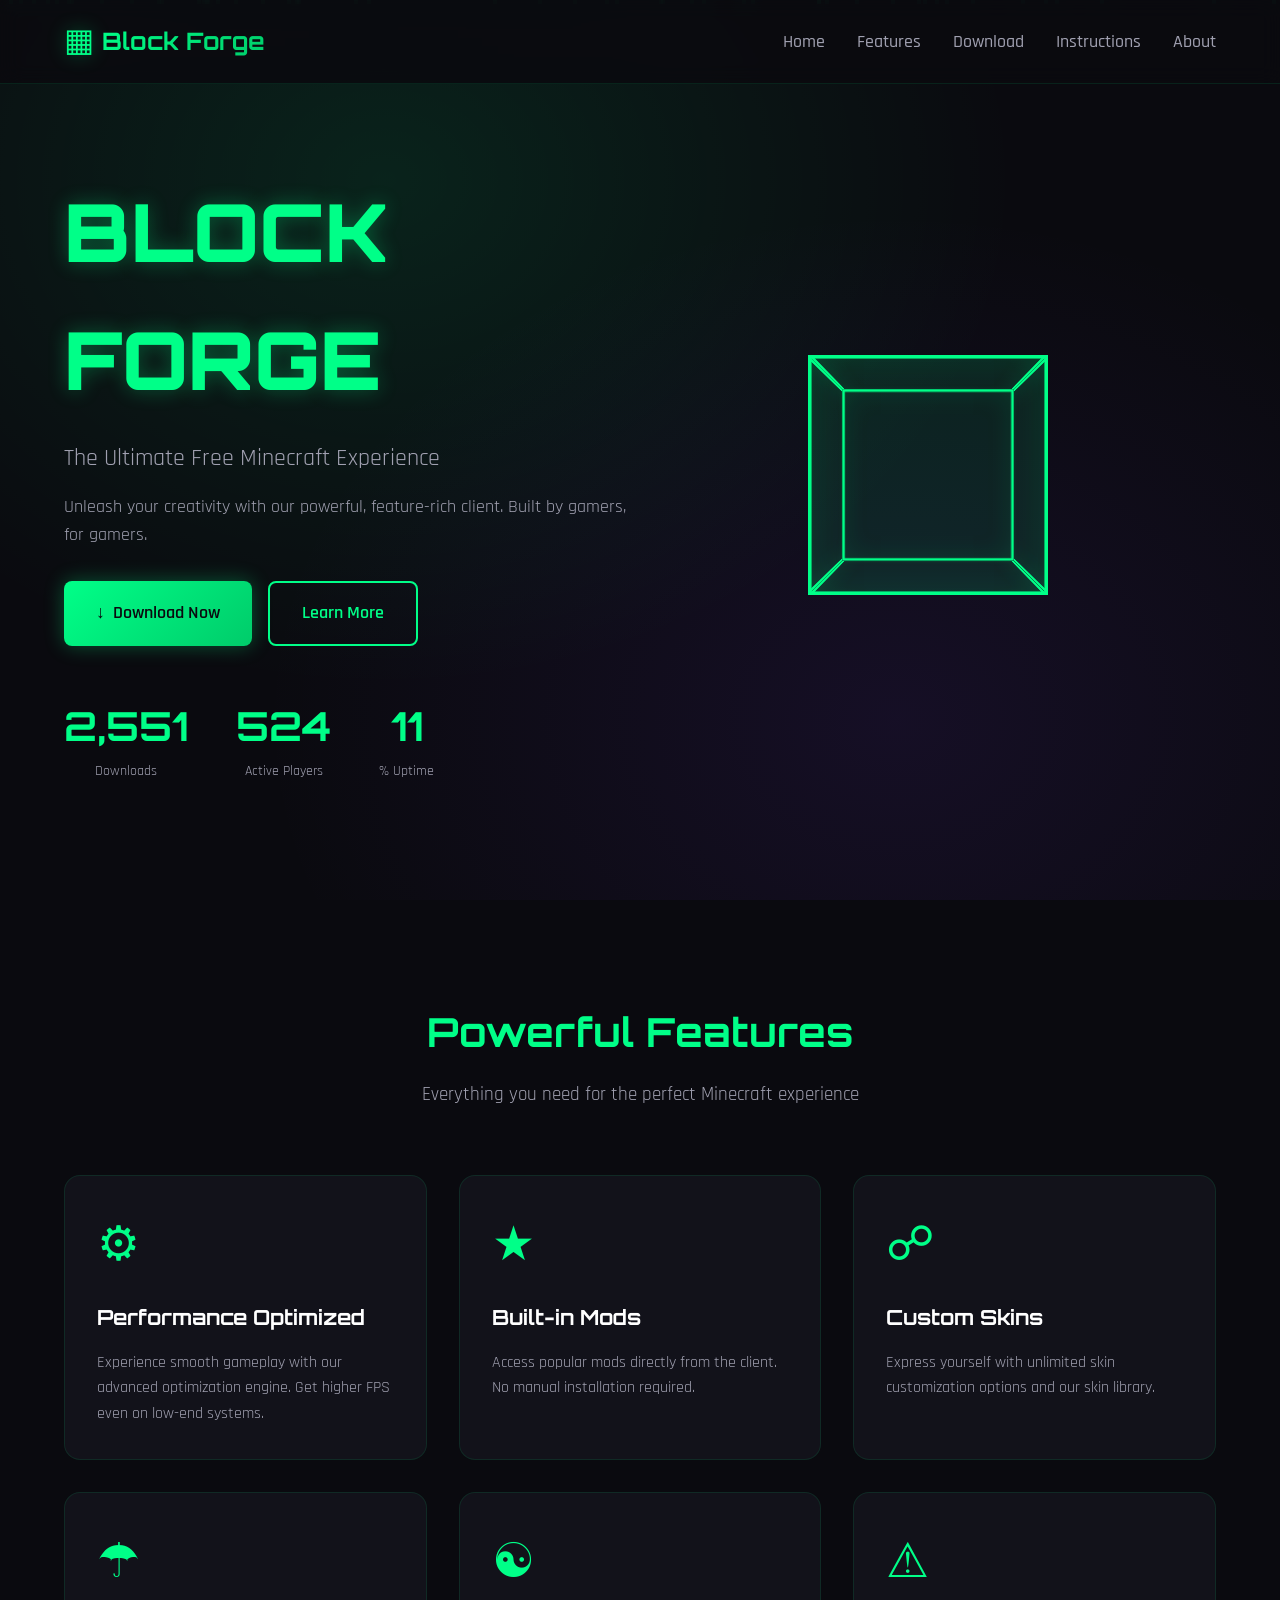
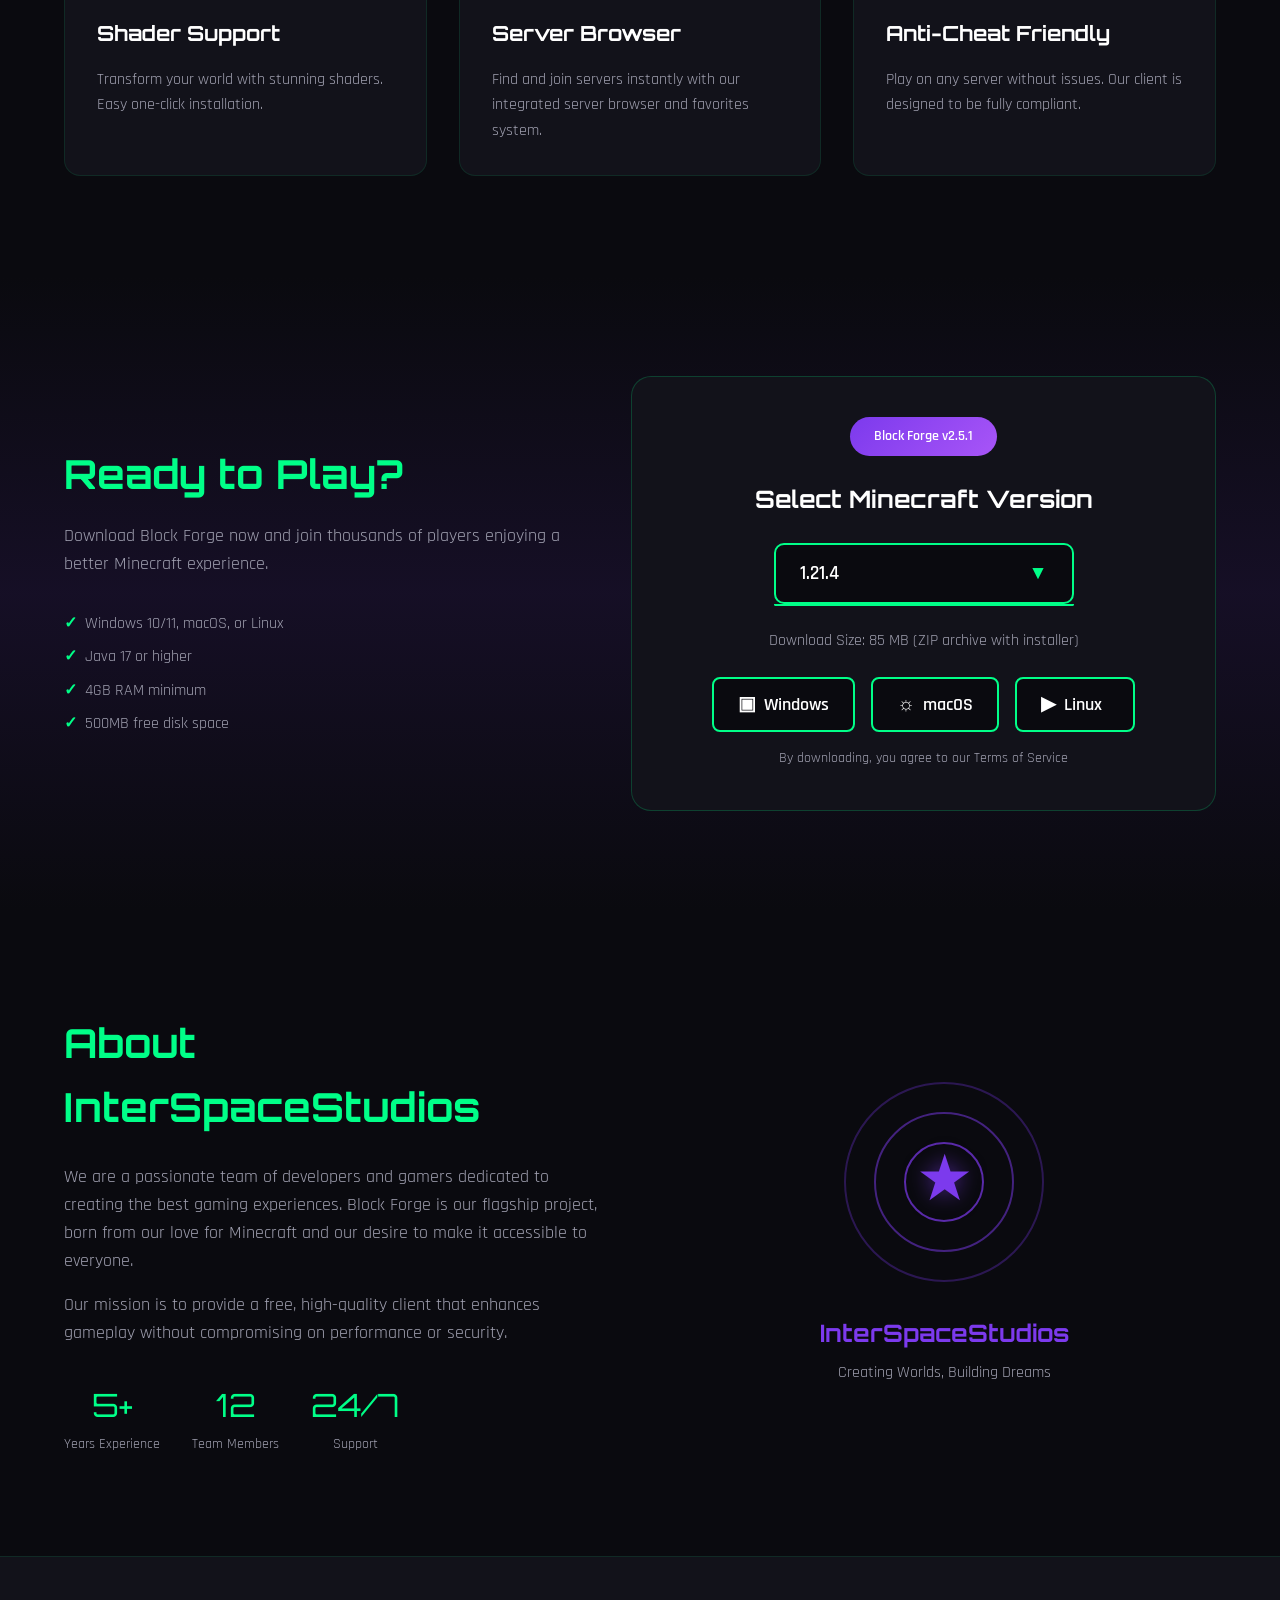
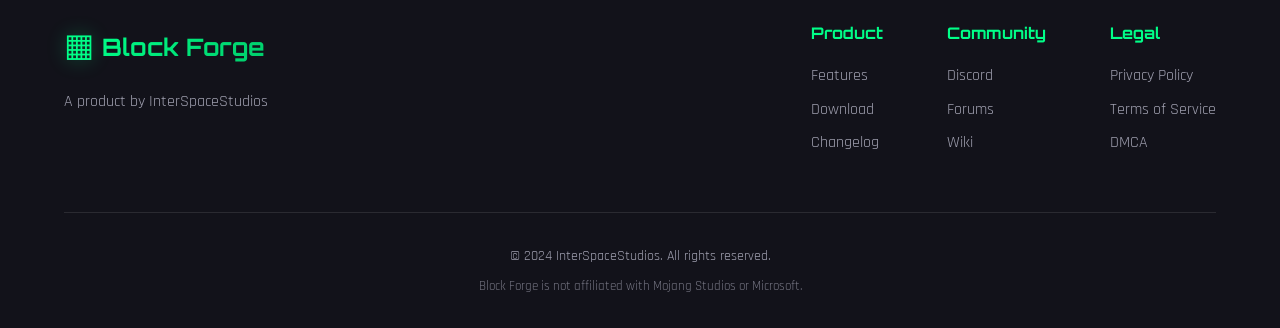
<file: index.html>
<!DOCTYPE html>
<html lang="en">
<head>
    <meta charset="UTF-8">
    <meta name="viewport" content="width=device-width, initial-scale=1.0">
    <title>Block Forge | Free Minecraft Client by InterSpaceStudios</title>
    <link rel="stylesheet" href="styles.css">
    <link href="https://fonts.googleapis.com/css2?family=Orbitron:wght@400;700;900&family=Rajdhani:wght@400;500;700&display=swap" rel="stylesheet">
</head>
<body>
    <div class="particles" id="particles"></div>

    <nav class="navbar">
        <div class="nav-brand">
            <div class="logo">
                <span class="logo-icon">&#9638;</span>
                <span class="logo-text">Block Forge</span>
            </div>
        </div>
        <ul class="nav-links">
            <li><a href="#home">Home</a></li>
            <li><a href="#features">Features</a></li>
            <li><a href="#download">Download</a></li>
            <li><a href="instructions.html">Instructions</a></li>
            <li><a href="#about">About</a></li>
        </ul>
        <button class="mobile-menu-btn" id="mobileMenuBtn">
            <span></span>
            <span></span>
            <span></span>
        </button>
    </nav>

    <section id="home" class="hero">
        <div class="hero-content">
            <h1 class="glitch" data-text="BLOCK FORGE">BLOCK FORGE</h1>
            <p class="tagline">The Ultimate Free Minecraft Experience</p>
            <p class="description">Unleash your creativity with our powerful, feature-rich client. Built by gamers, for gamers.</p>
            <div class="cta-buttons">
                <a href="#download" class="btn btn-primary">
                    <span class="btn-icon">&#8595;</span>
                    Download Now
                </a>
                <a href="#features" class="btn btn-secondary">Learn More</a>
            </div>
            <div class="stats">
                <div class="stat">
                    <span class="stat-number" data-target="21260">0</span>
                    <span class="stat-label">Downloads</span>
                </div>
                <div class="stat">
                    <span class="stat-number" data-target="4368">0</span>
                    <span class="stat-label">Active Players</span>
                </div>
                <div class="stat">
                    <span class="stat-number" data-target="99">0</span>
                    <span class="stat-label">% Uptime</span>
                </div>
            </div>
        </div>
        <div class="hero-visual">
            <div class="cube-container">
                <div class="cube">
                    <div class="cube-face front"></div>
                    <div class="cube-face back"></div>
                    <div class="cube-face right"></div>
                    <div class="cube-face left"></div>
                    <div class="cube-face top"></div>
                    <div class="cube-face bottom"></div>
                </div>
            </div>
        </div>
    </section>

    <section id="features" class="features">
        <div class="section-header">
            <h2>Powerful Features</h2>
            <p>Everything you need for the perfect Minecraft experience</p>
        </div>
        <div class="features-grid">
            <div class="feature-card">
                <div class="feature-icon">&#9881;</div>
                <h3>Performance Optimized</h3>
                <p>Experience smooth gameplay with our advanced optimization engine. Get higher FPS even on low-end systems.</p>
            </div>
            <div class="feature-card">
                <div class="feature-icon">&#9733;</div>
                <h3>Built-in Mods</h3>
                <p>Access popular mods directly from the client. No manual installation required.</p>
            </div>
            <div class="feature-card">
                <div class="feature-icon">&#9741;</div>
                <h3>Custom Skins</h3>
                <p>Express yourself with unlimited skin customization options and our skin library.</p>
            </div>
            <div class="feature-card">
                <div class="feature-icon">&#9730;</div>
                <h3>Shader Support</h3>
                <p>Transform your world with stunning shaders. Easy one-click installation.</p>
            </div>
            <div class="feature-card">
                <div class="feature-icon">&#9775;</div>
                <h3>Server Browser</h3>
                <p>Find and join servers instantly with our integrated server browser and favorites system.</p>
            </div>
            <div class="feature-card">
                <div class="feature-icon">&#9888;</div>
                <h3>Anti-Cheat Friendly</h3>
                <p>Play on any server without issues. Our client is designed to be fully compliant.</p>
            </div>
        </div>
    </section>

    <section id="download" class="download">
        <div class="download-container">
            <div class="download-info">
                <h2>Ready to Play?</h2>
                <p>Download Block Forge now and join thousands of players enjoying a better Minecraft experience.</p>
                <ul class="requirements">
                    <li><span>&#10003;</span> Windows 10/11, macOS, or Linux</li>
                    <li><span>&#10003;</span> Java 17 or higher</li>
                    <li><span>&#10003;</span> 4GB RAM minimum</li>
                    <li><span>&#10003;</span> 500MB free disk space</li>
                </ul>
            </div>
            <div class="download-card">
                <div class="version-badge">Block Forge v2.5.1</div>
                <h3>Select Minecraft Version</h3>

                <div class="version-selector">
                    <div class="version-dropdown" id="versionDropdown">
                        <button class="version-selected" id="versionSelected">
                            <span class="version-text">1.21.4</span>
                            <span class="dropdown-arrow">&#9660;</span>
                        </button>
                        <div class="version-options" id="versionOptions">
                            <div class="version-category">
                                <span class="category-label">Latest Releases</span>
                                <div class="version-option selected" data-version="1.21.4">1.21.4 <span class="tag new">NEW</span></div>
                                <div class="version-option" data-version="1.21.3">1.21.3</div>
                                <div class="version-option" data-version="1.21.2">1.21.2</div>
                                <div class="version-option" data-version="1.21.1">1.21.1</div>
                                <div class="version-option" data-version="1.21">1.21</div>
                            </div>
                            <div class="version-category">
                                <span class="category-label">1.20.x</span>
                                <div class="version-option" data-version="1.20.6">1.20.6</div>
                                <div class="version-option" data-version="1.20.4">1.20.4 <span class="tag popular">POPULAR</span></div>
                                <div class="version-option" data-version="1.20.2">1.20.2</div>
                                <div class="version-option" data-version="1.20.1">1.20.1</div>
                                <div class="version-option" data-version="1.20">1.20</div>
                            </div>
                            <div class="version-category">
                                <span class="category-label">1.19.x</span>
                                <div class="version-option" data-version="1.19.4">1.19.4</div>
                                <div class="version-option" data-version="1.19.3">1.19.3</div>
                                <div class="version-option" data-version="1.19.2">1.19.2 <span class="tag popular">POPULAR</span></div>
                                <div class="version-option" data-version="1.19.1">1.19.1</div>
                                <div class="version-option" data-version="1.19">1.19</div>
                            </div>
                            <div class="version-category">
                                <span class="category-label">1.18.x</span>
                                <div class="version-option" data-version="1.18.2">1.18.2</div>
                                <div class="version-option" data-version="1.18.1">1.18.1</div>
                                <div class="version-option" data-version="1.18">1.18</div>
                            </div>
                            <div class="version-category">
                                <span class="category-label">1.17.x</span>
                                <div class="version-option" data-version="1.17.1">1.17.1</div>
                                <div class="version-option" data-version="1.17">1.17</div>
                            </div>
                            <div class="version-category">
                                <span class="category-label">1.16.x</span>
                                <div class="version-option" data-version="1.16.5">1.16.5 <span class="tag popular">POPULAR</span></div>
                                <div class="version-option" data-version="1.16.4">1.16.4</div>
                                <div class="version-option" data-version="1.16.3">1.16.3</div>
                                <div class="version-option" data-version="1.16.2">1.16.2</div>
                                <div class="version-option" data-version="1.16.1">1.16.1</div>
                            </div>
                            <div class="version-category">
                                <span class="category-label">Legacy Versions</span>
                                <div class="version-option" data-version="1.15.2">1.15.2</div>
                                <div class="version-option" data-version="1.14.4">1.14.4</div>
                                <div class="version-option" data-version="1.12.2">1.12.2 <span class="tag popular">POPULAR</span></div>
                                <div class="version-option" data-version="1.8.9">1.8.9 <span class="tag classic">CLASSIC</span></div>
                                <div class="version-option" data-version="1.7.10">1.7.10 <span class="tag classic">CLASSIC</span></div>
                            </div>
                        </div>
                    </div>
                </div>

                <p class="file-size">Download Size: 85 MB (ZIP archive with installer)</p>

                <div class="download-buttons">
                    <button class="btn btn-download" data-os="windows">
                        <span class="os-icon">&#9635;</span>
                        Windows
                    </button>
                    <button class="btn btn-download" data-os="mac">
                        <span class="os-icon">&#9788;</span>
                        macOS
                    </button>
                    <button class="btn btn-download" data-os="linux">
                        <span class="os-icon">&#9654;</span>
                        Linux
                    </button>
                </div>
                <p class="download-note">By downloading, you agree to our Terms of Service</p>
            </div>
        </div>
    </section>

    <section id="about" class="about">
        <div class="about-content">
            <div class="about-text">
                <h2>About InterSpaceStudios</h2>
                <p>We are a passionate team of developers and gamers dedicated to creating the best gaming experiences. Block Forge is our flagship project, born from our love for Minecraft and our desire to make it accessible to everyone.</p>
                <p>Our mission is to provide a free, high-quality client that enhances gameplay without compromising on performance or security.</p>
                <div class="team-stats">
                    <div class="team-stat">
                        <span class="number">5+</span>
                        <span class="label">Years Experience</span>
                    </div>
                    <div class="team-stat">
                        <span class="number">12</span>
                        <span class="label">Team Members</span>
                    </div>
                    <div class="team-stat">
                        <span class="number">24/7</span>
                        <span class="label">Support</span>
                    </div>
                </div>
            </div>
            <div class="about-visual">
                <div class="studio-logo">
                    <div class="orbit-ring"></div>
                    <div class="orbit-ring"></div>
                    <div class="orbit-ring"></div>
                    <span class="studio-icon">&#9733;</span>
                </div>
                <h3>InterSpaceStudios</h3>
                <p>Creating Worlds, Building Dreams</p>
            </div>
        </div>
    </section>

    <footer class="footer">
        <div class="footer-content">
            <div class="footer-brand">
                <div class="logo">
                    <span class="logo-icon">&#9638;</span>
                    <span class="logo-text">Block Forge</span>
                </div>
                <p>A product by InterSpaceStudios</p>
            </div>
            <div class="footer-links">
                <div class="footer-column">
                    <h4>Product</h4>
                    <a href="#features">Features</a>
                    <a href="#download">Download</a>
                    <a href="#" class="unavailable-link" data-message="Sorry, can't open Changelog right now">Changelog</a>
                </div>
                <div class="footer-column">
                    <h4>Community</h4>
                    <a href="#" class="unavailable-link" data-message="Sorry, can't open Discord right now">Discord</a>
                    <a href="#" class="unavailable-link" data-message="Sorry, can't open Forums right now">Forums</a>
                    <a href="#" class="unavailable-link" data-message="Sorry, can't open Wiki right now">Wiki</a>
                </div>
                <div class="footer-column">
                    <h4>Legal</h4>
                    <a href="#" class="unavailable-link" data-message="Sorry, can't open Privacy Policy right now">Privacy Policy</a>
                    <a href="#" class="unavailable-link" data-message="Sorry, can't open Terms of Service right now">Terms of Service</a>
                    <a href="#" class="unavailable-link" data-message="Sorry, can't open DMCA right now">DMCA</a>
                </div>
            </div>
        </div>
        <div class="footer-bottom">
            <p>&copy; 2024 InterSpaceStudios. All rights reserved.</p>
            <p class="disclaimer">Block Forge is not affiliated with Mojang Studios or Microsoft.</p>
        </div>
    </footer>

    <div class="error-modal" id="errorModal">
        <div class="error-modal-content">
            <button class="modal-close" id="errorModalClose">&times;</button>
            <div class="error-icon">&#9888;</div>
            <h3>Oops!</h3>
            <p id="errorMessage">Sorry, this feature is not available right now.</p>
            <button class="btn btn-primary" id="errorModalOk">OK</button>
        </div>
    </div>

    <div class="download-modal" id="downloadModal">
        <div class="modal-content">
            <button class="modal-close" id="modalClose">&times;</button>
            <div class="modal-icon">&#8595;</div>
            <h3>Preparing Download...</h3>
            <p id="downloadOS">Block Forge for Windows</p>
            <p id="downloadVersion">Minecraft 1.21.4</p>
            <div class="progress-bar">
                <div class="progress" id="downloadProgress"></div>
            </div>
            <p class="modal-note">Your download will begin automatically</p>
        </div>
    </div>

    <script src="script.js"></script>
</body>
</html>
</file>
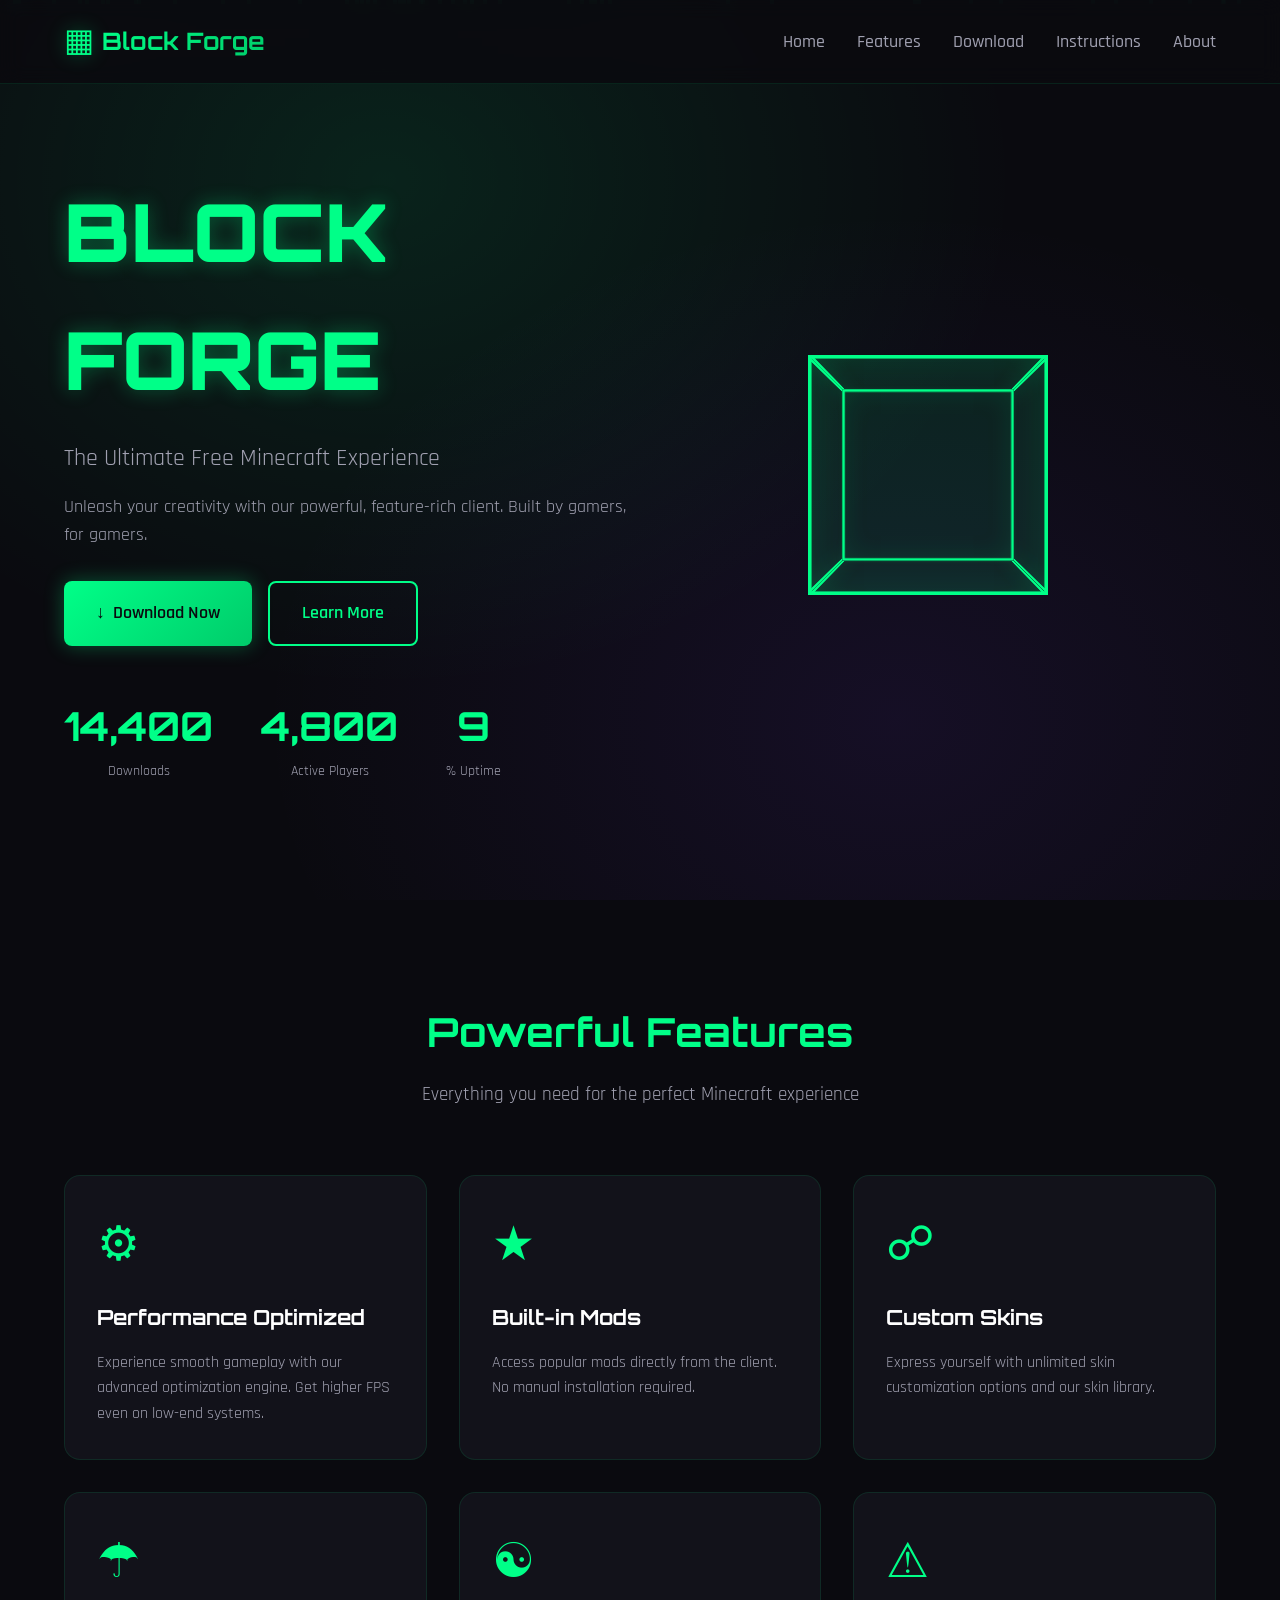
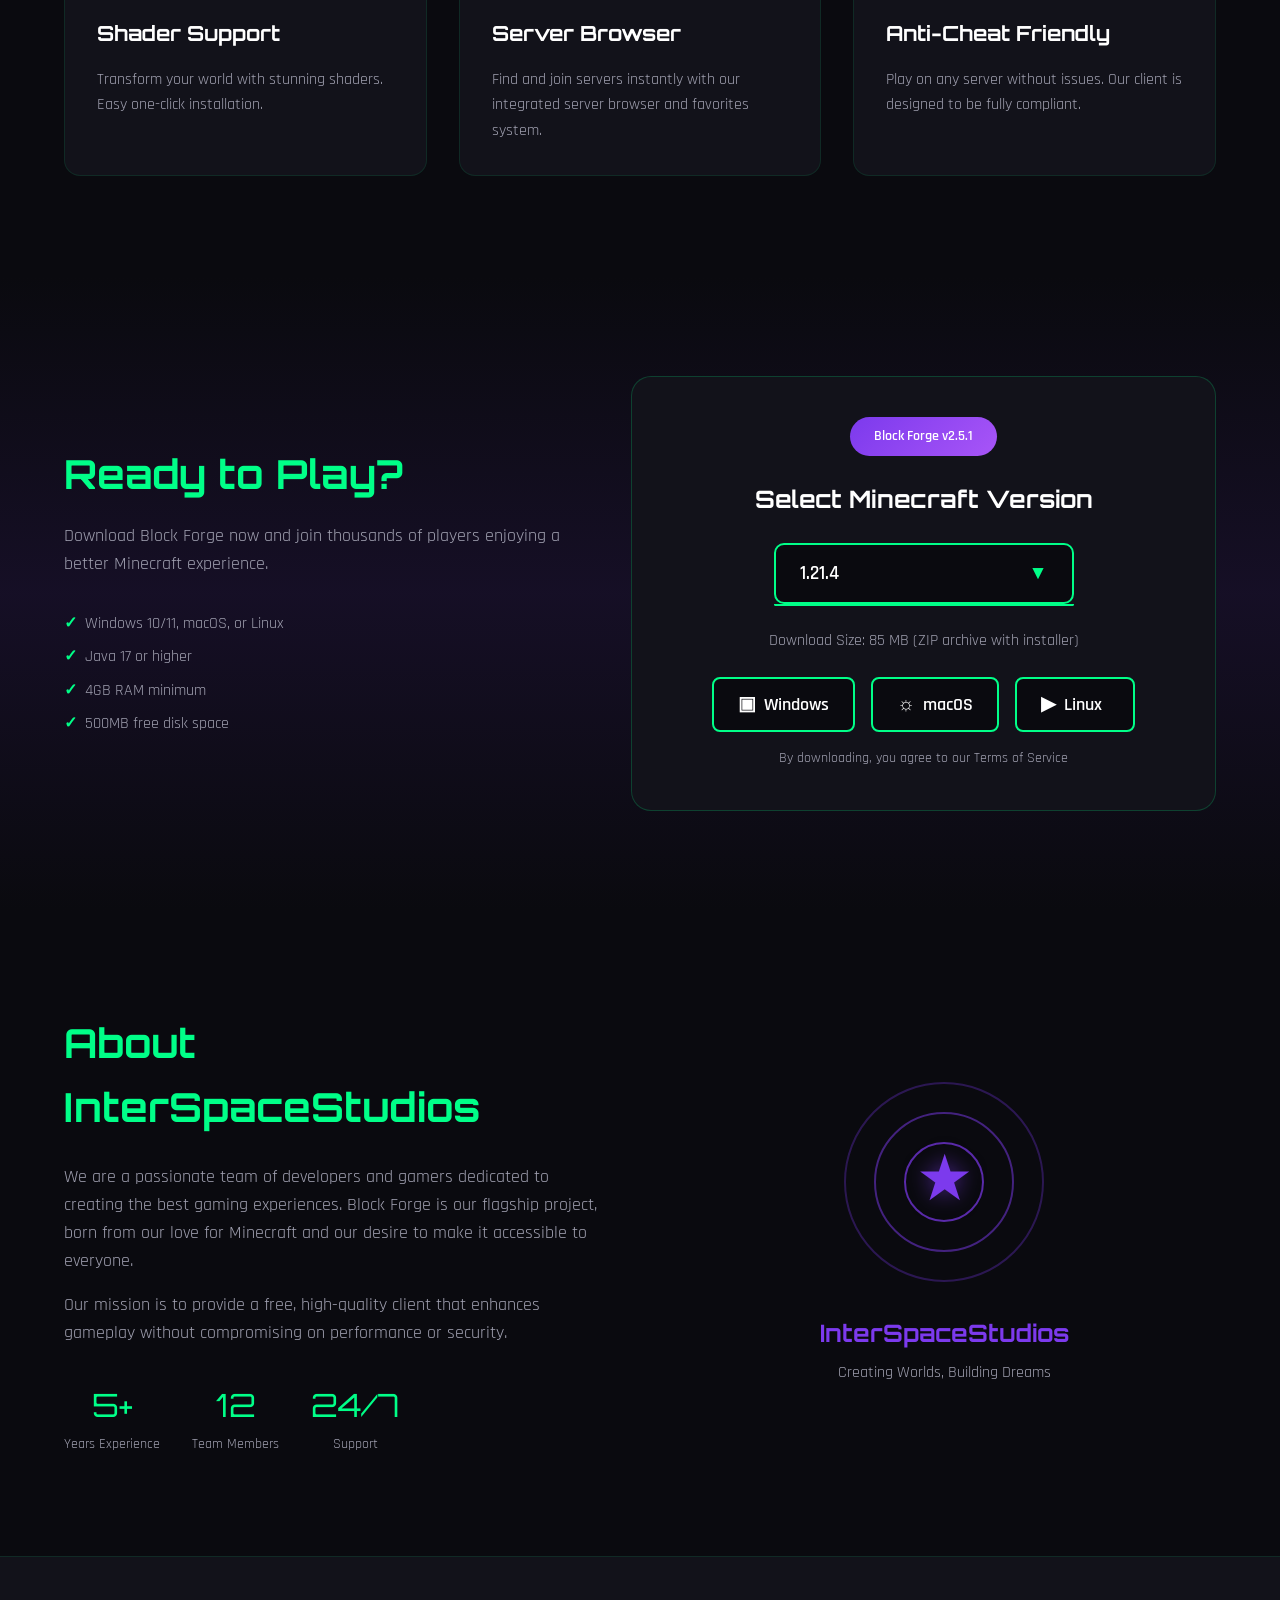
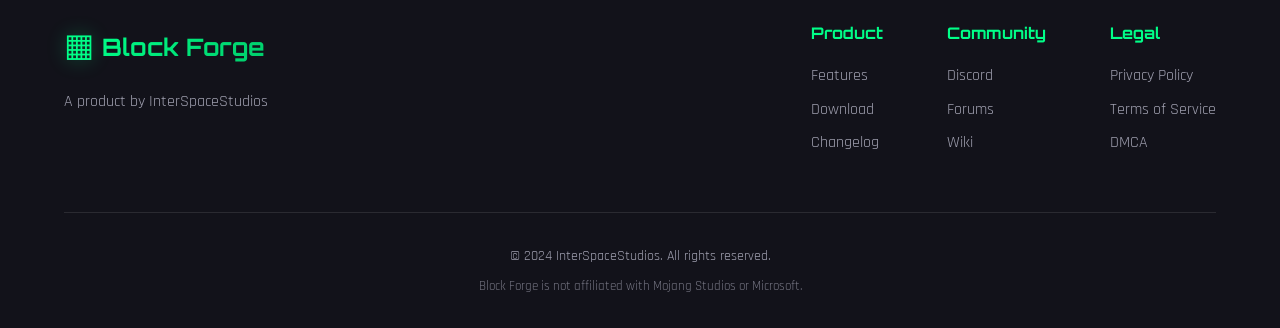
<file: BlockForge.html>
<!DOCTYPE html>
<html lang="en">
<head>
    <meta charset="UTF-8">
    <meta name="viewport" content="width=device-width, initial-scale=1.0">
    <title>Block Forge | Free Minecraft Client by InterSpaceStudios</title>
    <link rel="stylesheet" href="styles.css">
    <link href="https://fonts.googleapis.com/css2?family=Orbitron:wght@400;700;900&family=Rajdhani:wght@400;500;700&display=swap" rel="stylesheet">
</head>
<body>
    <div class="particles" id="particles"></div>

    <nav class="navbar">
        <div class="nav-brand">
            <div class="logo">
                <span class="logo-icon">&#9638;</span>
                <span class="logo-text">Block Forge</span>
            </div>
        </div>
        <ul class="nav-links">
            <li><a href="#home">Home</a></li>
            <li><a href="#features">Features</a></li>
            <li><a href="#download">Download</a></li>
            <li><a href="instructions.html">Instructions</a></li>
            <li><a href="#about">About</a></li>
        </ul>
        <button class="mobile-menu-btn" id="mobileMenuBtn">
            <span></span>
            <span></span>
            <span></span>
        </button>
    </nav>

    <section id="home" class="hero">
        <div class="hero-content">
            <h1 class="glitch" data-text="BLOCK FORGE">BLOCK FORGE</h1>
            <p class="tagline">The Ultimate Free Minecraft Experience</p>
            <p class="description">Unleash your creativity with our powerful, feature-rich client. Built by gamers, for gamers.</p>
            <div class="cta-buttons">
                <a href="#download" class="btn btn-primary">
                    <span class="btn-icon">&#8595;</span>
                    Download Now
                </a>
                <a href="#features" class="btn btn-secondary">Learn More</a>
            </div>
            <div class="stats">
                <div class="stat">
                    <span class="stat-number" data-target="150000">0</span>
                    <span class="stat-label">Downloads</span>
                </div>
                <div class="stat">
                    <span class="stat-number" data-target="50000">0</span>
                    <span class="stat-label">Active Players</span>
                </div>
                <div class="stat">
                    <span class="stat-number" data-target="99">0</span>
                    <span class="stat-label">% Uptime</span>
                </div>
            </div>
        </div>
        <div class="hero-visual">
            <div class="cube-container">
                <div class="cube">
                    <div class="cube-face front"></div>
                    <div class="cube-face back"></div>
                    <div class="cube-face right"></div>
                    <div class="cube-face left"></div>
                    <div class="cube-face top"></div>
                    <div class="cube-face bottom"></div>
                </div>
            </div>
        </div>
    </section>

    <section id="features" class="features">
        <div class="section-header">
            <h2>Powerful Features</h2>
            <p>Everything you need for the perfect Minecraft experience</p>
        </div>
        <div class="features-grid">
            <div class="feature-card">
                <div class="feature-icon">&#9881;</div>
                <h3>Performance Optimized</h3>
                <p>Experience smooth gameplay with our advanced optimization engine. Get higher FPS even on low-end systems.</p>
            </div>
            <div class="feature-card">
                <div class="feature-icon">&#9733;</div>
                <h3>Built-in Mods</h3>
                <p>Access popular mods directly from the client. No manual installation required.</p>
            </div>
            <div class="feature-card">
                <div class="feature-icon">&#9741;</div>
                <h3>Custom Skins</h3>
                <p>Express yourself with unlimited skin customization options and our skin library.</p>
            </div>
            <div class="feature-card">
                <div class="feature-icon">&#9730;</div>
                <h3>Shader Support</h3>
                <p>Transform your world with stunning shaders. Easy one-click installation.</p>
            </div>
            <div class="feature-card">
                <div class="feature-icon">&#9775;</div>
                <h3>Server Browser</h3>
                <p>Find and join servers instantly with our integrated server browser and favorites system.</p>
            </div>
            <div class="feature-card">
                <div class="feature-icon">&#9888;</div>
                <h3>Anti-Cheat Friendly</h3>
                <p>Play on any server without issues. Our client is designed to be fully compliant.</p>
            </div>
        </div>
    </section>

    <section id="download" class="download">
        <div class="download-container">
            <div class="download-info">
                <h2>Ready to Play?</h2>
                <p>Download Block Forge now and join thousands of players enjoying a better Minecraft experience.</p>
                <ul class="requirements">
                    <li><span>&#10003;</span> Windows 10/11, macOS, or Linux</li>
                    <li><span>&#10003;</span> Java 17 or higher</li>
                    <li><span>&#10003;</span> 4GB RAM minimum</li>
                    <li><span>&#10003;</span> 500MB free disk space</li>
                </ul>
            </div>
            <div class="download-card">
                <div class="version-badge">Block Forge v2.5.1</div>
                <h3>Select Minecraft Version</h3>

                <div class="version-selector">
                    <div class="version-dropdown" id="versionDropdown">
                        <button class="version-selected" id="versionSelected">
                            <span class="version-text">1.21.4</span>
                            <span class="dropdown-arrow">&#9660;</span>
                        </button>
                        <div class="version-options" id="versionOptions">
                            <div class="version-category">
                                <span class="category-label">Latest Releases</span>
                                <div class="version-option selected" data-version="1.21.4">1.21.4 <span class="tag new">NEW</span></div>
                                <div class="version-option" data-version="1.21.3">1.21.3</div>
                                <div class="version-option" data-version="1.21.2">1.21.2</div>
                                <div class="version-option" data-version="1.21.1">1.21.1</div>
                                <div class="version-option" data-version="1.21">1.21</div>
                            </div>
                            <div class="version-category">
                                <span class="category-label">1.20.x</span>
                                <div class="version-option" data-version="1.20.6">1.20.6</div>
                                <div class="version-option" data-version="1.20.4">1.20.4 <span class="tag popular">POPULAR</span></div>
                                <div class="version-option" data-version="1.20.2">1.20.2</div>
                                <div class="version-option" data-version="1.20.1">1.20.1</div>
                                <div class="version-option" data-version="1.20">1.20</div>
                            </div>
                            <div class="version-category">
                                <span class="category-label">1.19.x</span>
                                <div class="version-option" data-version="1.19.4">1.19.4</div>
                                <div class="version-option" data-version="1.19.3">1.19.3</div>
                                <div class="version-option" data-version="1.19.2">1.19.2 <span class="tag popular">POPULAR</span></div>
                                <div class="version-option" data-version="1.19.1">1.19.1</div>
                                <div class="version-option" data-version="1.19">1.19</div>
                            </div>
                            <div class="version-category">
                                <span class="category-label">1.18.x</span>
                                <div class="version-option" data-version="1.18.2">1.18.2</div>
                                <div class="version-option" data-version="1.18.1">1.18.1</div>
                                <div class="version-option" data-version="1.18">1.18</div>
                            </div>
                            <div class="version-category">
                                <span class="category-label">1.17.x</span>
                                <div class="version-option" data-version="1.17.1">1.17.1</div>
                                <div class="version-option" data-version="1.17">1.17</div>
                            </div>
                            <div class="version-category">
                                <span class="category-label">1.16.x</span>
                                <div class="version-option" data-version="1.16.5">1.16.5 <span class="tag popular">POPULAR</span></div>
                                <div class="version-option" data-version="1.16.4">1.16.4</div>
                                <div class="version-option" data-version="1.16.3">1.16.3</div>
                                <div class="version-option" data-version="1.16.2">1.16.2</div>
                                <div class="version-option" data-version="1.16.1">1.16.1</div>
                            </div>
                            <div class="version-category">
                                <span class="category-label">Legacy Versions</span>
                                <div class="version-option" data-version="1.15.2">1.15.2</div>
                                <div class="version-option" data-version="1.14.4">1.14.4</div>
                                <div class="version-option" data-version="1.12.2">1.12.2 <span class="tag popular">POPULAR</span></div>
                                <div class="version-option" data-version="1.8.9">1.8.9 <span class="tag classic">CLASSIC</span></div>
                                <div class="version-option" data-version="1.7.10">1.7.10 <span class="tag classic">CLASSIC</span></div>
                            </div>
                        </div>
                    </div>
                </div>

                <p class="file-size">Download Size: 85 MB (ZIP archive with installer)</p>

                <div class="download-buttons">
                    <button class="btn btn-download" data-os="windows">
                        <span class="os-icon">&#9635;</span>
                        Windows
                    </button>
                    <button class="btn btn-download" data-os="mac">
                        <span class="os-icon">&#9788;</span>
                        macOS
                    </button>
                    <button class="btn btn-download" data-os="linux">
                        <span class="os-icon">&#9654;</span>
                        Linux
                    </button>
                </div>
                <p class="download-note">By downloading, you agree to our Terms of Service</p>
            </div>
        </div>
    </section>

    <section id="about" class="about">
        <div class="about-content">
            <div class="about-text">
                <h2>About InterSpaceStudios</h2>
                <p>We are a passionate team of developers and gamers dedicated to creating the best gaming experiences. Block Forge is our flagship project, born from our love for Minecraft and our desire to make it accessible to everyone.</p>
                <p>Our mission is to provide a free, high-quality client that enhances gameplay without compromising on performance or security.</p>
                <div class="team-stats">
                    <div class="team-stat">
                        <span class="number">5+</span>
                        <span class="label">Years Experience</span>
                    </div>
                    <div class="team-stat">
                        <span class="number">12</span>
                        <span class="label">Team Members</span>
                    </div>
                    <div class="team-stat">
                        <span class="number">24/7</span>
                        <span class="label">Support</span>
                    </div>
                </div>
            </div>
            <div class="about-visual">
                <div class="studio-logo">
                    <div class="orbit-ring"></div>
                    <div class="orbit-ring"></div>
                    <div class="orbit-ring"></div>
                    <span class="studio-icon">&#9733;</span>
                </div>
                <h3>InterSpaceStudios</h3>
                <p>Creating Worlds, Building Dreams</p>
            </div>
        </div>
    </section>

    <footer class="footer">
        <div class="footer-content">
            <div class="footer-brand">
                <div class="logo">
                    <span class="logo-icon">&#9638;</span>
                    <span class="logo-text">Block Forge</span>
                </div>
                <p>A product by InterSpaceStudios</p>
            </div>
            <div class="footer-links">
                <div class="footer-column">
                    <h4>Product</h4>
                    <a href="#features">Features</a>
                    <a href="#download">Download</a>
                    <a href="#" class="unavailable-link" data-message="Sorry, can't open Changelog right now">Changelog</a>
                </div>
                <div class="footer-column">
                    <h4>Community</h4>
                    <a href="#" class="unavailable-link" data-message="Sorry, can't open Discord right now">Discord</a>
                    <a href="#" class="unavailable-link" data-message="Sorry, can't open Forums right now">Forums</a>
                    <a href="#" class="unavailable-link" data-message="Sorry, can't open Wiki right now">Wiki</a>
                </div>
                <div class="footer-column">
                    <h4>Legal</h4>
                    <a href="#" class="unavailable-link" data-message="Sorry, can't open Privacy Policy right now">Privacy Policy</a>
                    <a href="#" class="unavailable-link" data-message="Sorry, can't open Terms of Service right now">Terms of Service</a>
                    <a href="#" class="unavailable-link" data-message="Sorry, can't open DMCA right now">DMCA</a>
                </div>
            </div>
        </div>
        <div class="footer-bottom">
            <p>&copy; 2024 InterSpaceStudios. All rights reserved.</p>
            <p class="disclaimer">Block Forge is not affiliated with Mojang Studios or Microsoft.</p>
        </div>
    </footer>

    <div class="error-modal" id="errorModal">
        <div class="error-modal-content">
            <button class="modal-close" id="errorModalClose">&times;</button>
            <div class="error-icon">&#9888;</div>
            <h3>Oops!</h3>
            <p id="errorMessage">Sorry, this feature is not available right now.</p>
            <button class="btn btn-primary" id="errorModalOk">OK</button>
        </div>
    </div>

    <div class="download-modal" id="downloadModal">
        <div class="modal-content">
            <button class="modal-close" id="modalClose">&times;</button>
            <div class="modal-icon">&#8595;</div>
            <h3>Preparing Download...</h3>
            <p id="downloadOS">Block Forge for Windows</p>
            <p id="downloadVersion">Minecraft 1.21.4</p>
            <div class="progress-bar">
                <div class="progress" id="downloadProgress"></div>
            </div>
            <p class="modal-note">Your download will begin automatically</p>
        </div>
    </div>

    <script src="script.js"></script>
</body>
</html>
</file>
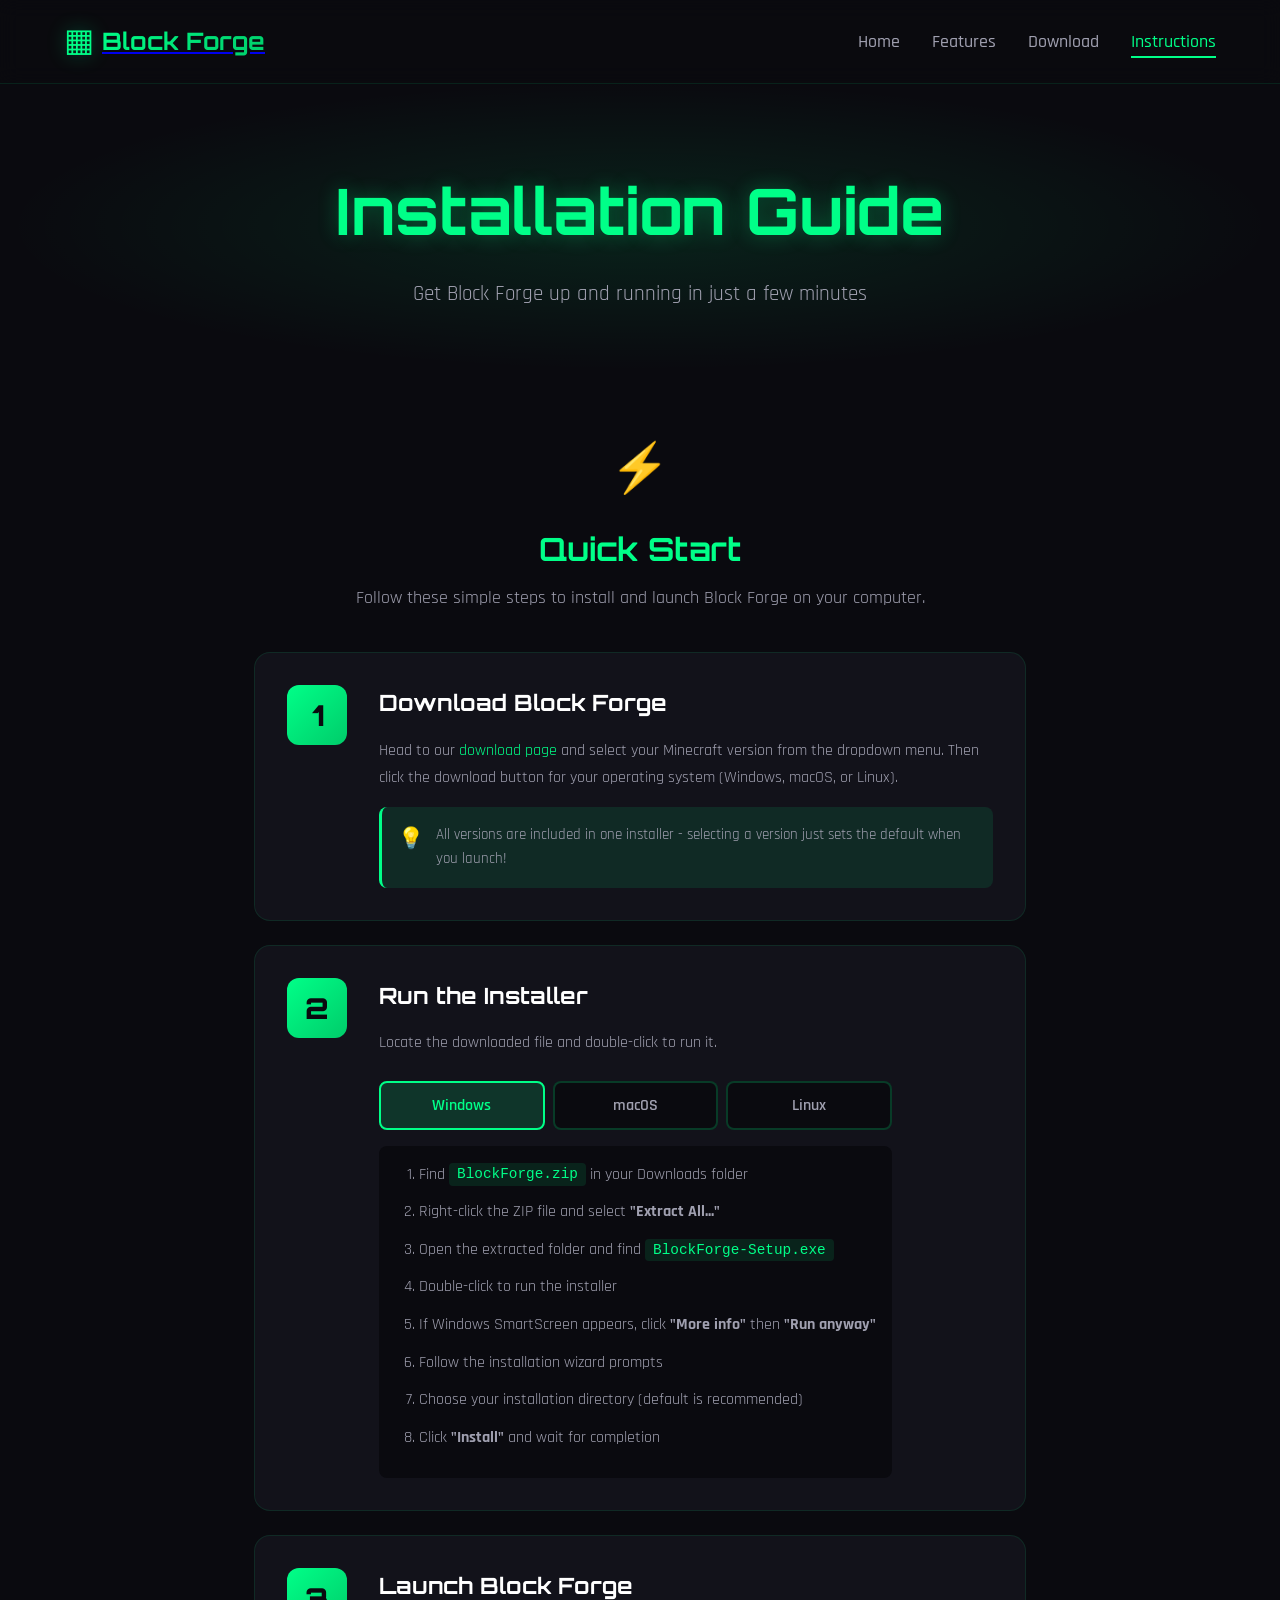
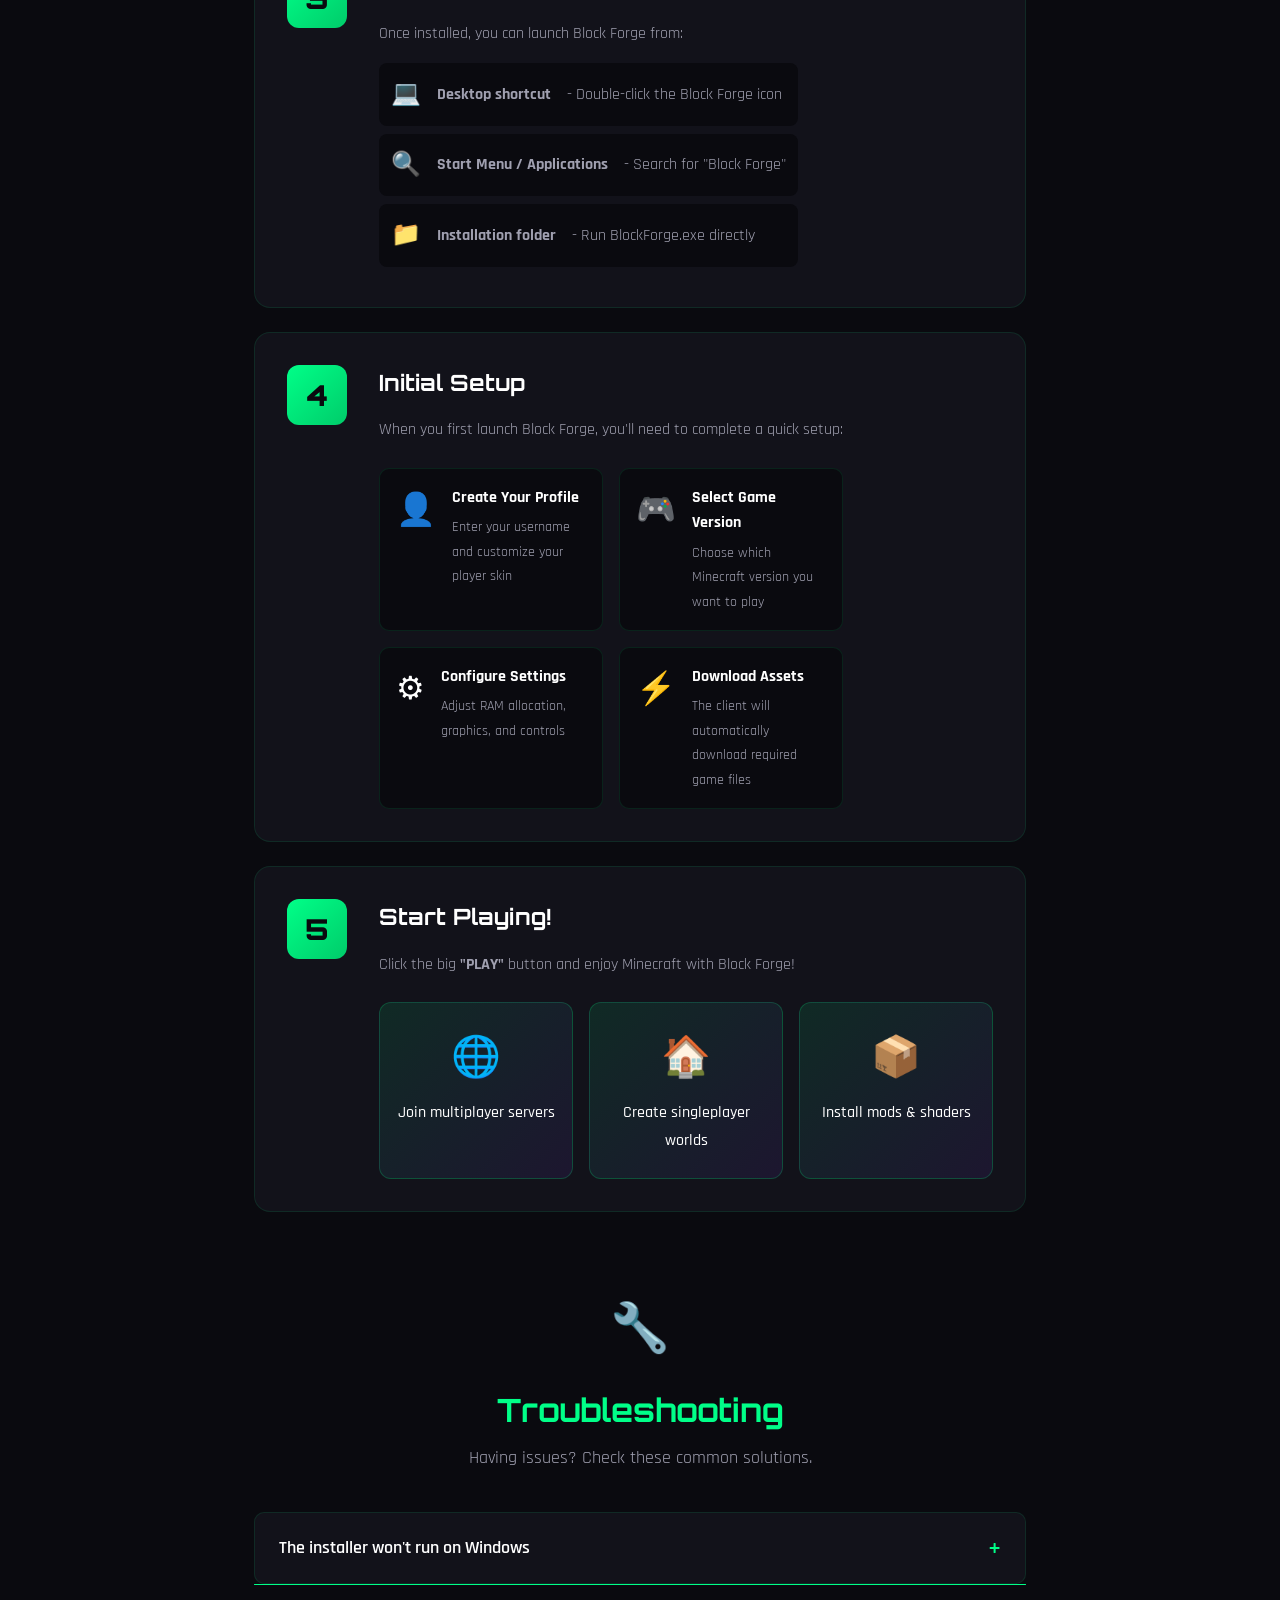
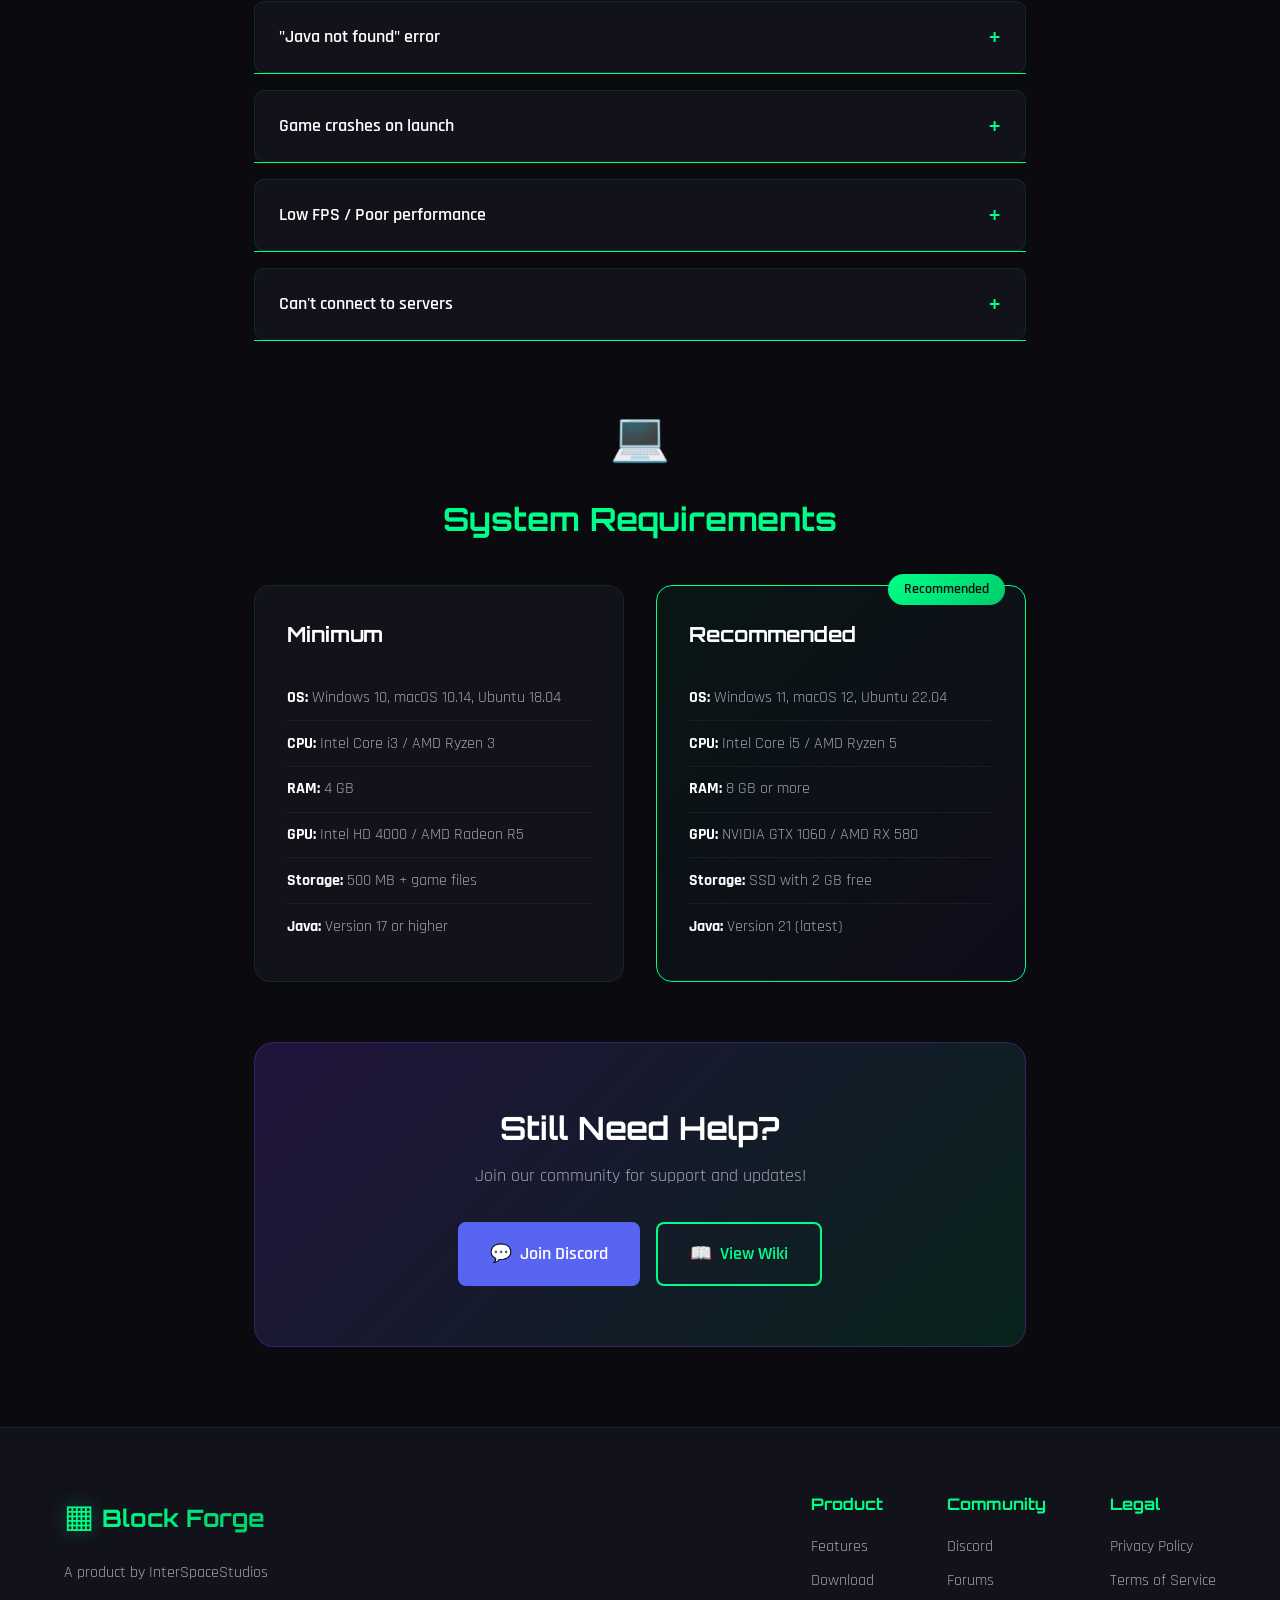
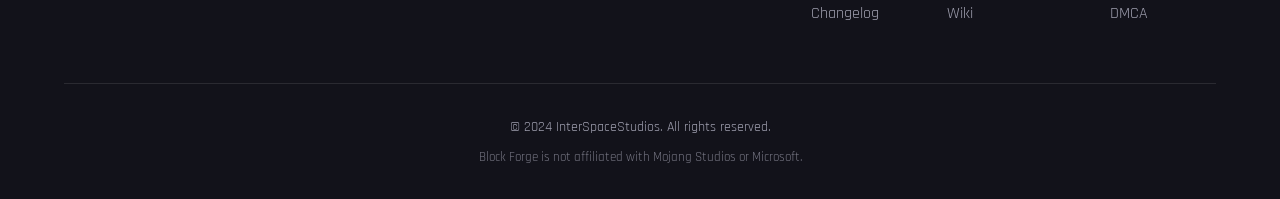
<file: instructions.html>
<!DOCTYPE html>
<html lang="en">
<head>
    <meta charset="UTF-8">
    <meta name="viewport" content="width=device-width, initial-scale=1.0">
    <title>Installation Guide | Block Forge by InterSpaceStudios</title>
    <link rel="stylesheet" href="styles.css">
    <link href="https://fonts.googleapis.com/css2?family=Orbitron:wght@400;700;900&family=Rajdhani:wght@400;500;700&display=swap" rel="stylesheet">
    <style>
        /* ===== Instructions Page Styles ===== */

        .nav-links a.active {
            color: var(--primary);
        }

        .nav-links a.active::after {
            width: 100%;
        }

        .instructions-page {
            padding-top: 80px;
        }

        .instructions-hero {
            text-align: center;
            padding: 80px 5% 60px;
            background: radial-gradient(ellipse at center, rgba(0, 255, 136, 0.1) 0%, transparent 70%);
        }

        .instructions-hero h1 {
            font-family: 'Orbitron', sans-serif;
            font-size: clamp(2.5rem, 6vw, 4rem);
            color: var(--primary);
            text-shadow: var(--glow);
            margin-bottom: 1rem;
        }

        .instructions-hero p {
            font-size: 1.3rem;
            color: var(--text-secondary);
        }

        .instructions-container {
            max-width: 900px;
            margin: 0 auto;
            padding: 0 5% 80px;
        }

        /* ===== Section Headers ===== */
        .instruction-section {
            text-align: center;
            margin: 60px 0 40px;
        }

        .section-icon {
            font-size: 3rem;
            margin-bottom: 1rem;
        }

        .instruction-section h2 {
            font-family: 'Orbitron', sans-serif;
            font-size: 2rem;
            color: var(--primary);
            margin-bottom: 0.5rem;
        }

        .section-description {
            color: var(--text-secondary);
            font-size: 1.1rem;
        }

        /* ===== Step Cards ===== */
        .step-card {
            display: flex;
            gap: 2rem;
            background: var(--bg-card);
            border-radius: 16px;
            padding: 2rem;
            margin-bottom: 1.5rem;
            border: 1px solid rgba(0, 255, 136, 0.1);
            transition: all 0.3s ease;
        }

        .step-card:hover {
            border-color: rgba(0, 255, 136, 0.3);
            transform: translateX(5px);
        }

        .step-number {
            flex-shrink: 0;
            width: 60px;
            height: 60px;
            display: flex;
            align-items: center;
            justify-content: center;
            background: var(--gradient-1);
            color: var(--bg-dark);
            font-family: 'Orbitron', sans-serif;
            font-size: 1.8rem;
            font-weight: 900;
            border-radius: 12px;
        }

        .step-content h3 {
            font-family: 'Orbitron', sans-serif;
            font-size: 1.4rem;
            color: var(--text-primary);
            margin-bottom: 1rem;
        }

        .step-content p {
            color: var(--text-secondary);
            line-height: 1.7;
        }

        .step-content a {
            color: var(--primary);
            text-decoration: none;
        }

        .step-content a:hover {
            text-decoration: underline;
        }

        /* ===== Step Tip ===== */
        .step-tip {
            display: flex;
            align-items: flex-start;
            gap: 0.75rem;
            margin-top: 1rem;
            padding: 1rem;
            background: rgba(0, 255, 136, 0.1);
            border-radius: 8px;
            border-left: 3px solid var(--primary);
        }

        .tip-icon {
            font-size: 1.3rem;
        }

        .step-tip span:last-child {
            color: var(--text-secondary);
            font-size: 0.95rem;
        }

        /* ===== OS Tabs ===== */
        .os-tabs {
            display: flex;
            gap: 0.5rem;
            margin: 1.5rem 0 1rem;
        }

        .os-tab {
            flex: 1;
            padding: 0.75rem 1rem;
            background: var(--bg-dark);
            border: 2px solid rgba(0, 255, 136, 0.2);
            border-radius: 8px;
            color: var(--text-secondary);
            font-family: 'Rajdhani', sans-serif;
            font-size: 1rem;
            font-weight: 600;
            cursor: pointer;
            transition: all 0.3s ease;
        }

        .os-tab:hover {
            border-color: var(--primary);
            color: var(--text-primary);
        }

        .os-tab.active {
            background: rgba(0, 255, 136, 0.15);
            border-color: var(--primary);
            color: var(--primary);
        }

        .os-content {
            display: none;
            padding: 1rem;
            background: var(--bg-dark);
            border-radius: 8px;
        }

        .os-content.active {
            display: block;
        }

        .os-content ol {
            margin-left: 1.5rem;
            color: var(--text-secondary);
        }

        .os-content li {
            margin-bottom: 0.75rem;
            line-height: 1.6;
        }

        .os-content code {
            background: rgba(0, 255, 136, 0.1);
            color: var(--primary);
            padding: 0.2rem 0.5rem;
            border-radius: 4px;
            font-family: 'Consolas', 'Monaco', monospace;
            font-size: 0.9rem;
        }

        /* ===== Launch Options ===== */
        .launch-options {
            list-style: none;
            margin-top: 1rem;
        }

        .launch-options li {
            display: flex;
            align-items: center;
            gap: 1rem;
            padding: 0.75rem;
            background: var(--bg-dark);
            border-radius: 8px;
            margin-bottom: 0.5rem;
            color: var(--text-secondary);
        }

        .option-icon {
            font-size: 1.5rem;
        }

        /* ===== Setup Steps ===== */
        .setup-steps {
            display: grid;
            grid-template-columns: repeat(auto-fit, minmax(200px, 1fr));
            gap: 1rem;
            margin-top: 1.5rem;
        }

        .setup-item {
            display: flex;
            align-items: flex-start;
            gap: 1rem;
            padding: 1rem;
            background: var(--bg-dark);
            border-radius: 10px;
            border: 1px solid rgba(0, 255, 136, 0.1);
        }

        .setup-icon {
            font-size: 2rem;
            flex-shrink: 0;
        }

        .setup-text h4 {
            font-size: 1rem;
            margin-bottom: 0.3rem;
            color: var(--text-primary);
        }

        .setup-text p {
            font-size: 0.9rem;
            color: var(--text-secondary);
        }

        /* ===== Play Features ===== */
        .play-features {
            display: flex;
            gap: 1rem;
            margin-top: 1.5rem;
            flex-wrap: wrap;
        }

        .play-feature {
            flex: 1;
            min-width: 150px;
            text-align: center;
            padding: 1.5rem 1rem;
            background: linear-gradient(135deg, rgba(0, 255, 136, 0.1) 0%, rgba(124, 58, 237, 0.1) 100%);
            border-radius: 12px;
            border: 1px solid rgba(0, 255, 136, 0.2);
        }

        .play-feature span {
            font-size: 2.5rem;
            display: block;
            margin-bottom: 0.5rem;
        }

        .play-feature p {
            color: var(--text-primary);
            font-weight: 500;
        }

        /* ===== FAQ / Troubleshooting ===== */
        .troubleshooting {
            margin-top: 80px;
        }

        .faq-container {
            margin-bottom: 60px;
        }

        .faq-item {
            margin-bottom: 1rem;
        }

        .faq-question {
            width: 100%;
            display: flex;
            justify-content: space-between;
            align-items: center;
            padding: 1.25rem 1.5rem;
            background: var(--bg-card);
            border: 1px solid rgba(0, 255, 136, 0.1);
            border-radius: 10px;
            color: var(--text-primary);
            font-family: 'Rajdhani', sans-serif;
            font-size: 1.1rem;
            font-weight: 600;
            cursor: pointer;
            transition: all 0.3s ease;
        }

        .faq-question:hover {
            border-color: var(--primary);
            background: var(--bg-card-hover);
        }

        .faq-item.active .faq-question {
            border-color: var(--primary);
            border-radius: 10px 10px 0 0;
            background: var(--bg-card-hover);
        }

        .faq-icon {
            font-size: 1.5rem;
            color: var(--primary);
            transition: transform 0.3s ease;
        }

        .faq-item.active .faq-icon {
            transform: rotate(45deg);
        }

        .faq-answer {
            max-height: 0;
            overflow: hidden;
            background: var(--bg-card);
            border: 1px solid var(--primary);
            border-top: none;
            border-radius: 0 0 10px 10px;
            transition: max-height 0.3s ease;
        }

        .faq-item.active .faq-answer {
            max-height: 500px;
        }

        .faq-answer p,
        .faq-answer ol {
            padding: 1.5rem;
            color: var(--text-secondary);
            line-height: 1.7;
        }

        .faq-answer ol {
            padding-top: 0;
            margin-left: 1.5rem;
        }

        .faq-answer li {
            margin-bottom: 0.5rem;
        }

        .faq-answer a {
            color: var(--primary);
        }

        .faq-answer code {
            background: rgba(0, 255, 136, 0.1);
            color: var(--primary);
            padding: 0.2rem 0.5rem;
            border-radius: 4px;
            font-family: 'Consolas', 'Monaco', monospace;
        }

        /* ===== Requirements Grid ===== */
        .requirements-grid {
            display: grid;
            grid-template-columns: repeat(auto-fit, minmax(300px, 1fr));
            gap: 2rem;
            margin-bottom: 60px;
        }

        .requirements-card {
            background: var(--bg-card);
            padding: 2rem;
            border-radius: 16px;
            border: 1px solid rgba(0, 255, 136, 0.1);
            position: relative;
        }

        .requirements-card.recommended {
            border-color: var(--primary);
            background: linear-gradient(135deg, rgba(0, 255, 136, 0.05) 0%, rgba(124, 58, 237, 0.05) 100%);
        }

        .recommended-badge {
            position: absolute;
            top: -12px;
            right: 20px;
            background: var(--gradient-1);
            color: var(--bg-dark);
            padding: 0.3rem 1rem;
            border-radius: 20px;
            font-size: 0.85rem;
            font-weight: 600;
        }

        .requirements-card h3 {
            font-family: 'Orbitron', sans-serif;
            font-size: 1.3rem;
            color: var(--text-primary);
            margin-bottom: 1.5rem;
        }

        .requirements-card ul {
            list-style: none;
        }

        .requirements-card li {
            padding: 0.6rem 0;
            color: var(--text-secondary);
            border-bottom: 1px solid rgba(255, 255, 255, 0.05);
        }

        .requirements-card li:last-child {
            border-bottom: none;
        }

        .requirements-card li strong {
            color: var(--text-primary);
        }

        /* ===== Help Section ===== */
        .help-section {
            text-align: center;
            padding: 60px 40px;
            background: linear-gradient(135deg, rgba(124, 58, 237, 0.2) 0%, rgba(0, 255, 136, 0.1) 100%);
            border-radius: 20px;
            border: 1px solid rgba(124, 58, 237, 0.3);
        }

        .help-section h2 {
            font-family: 'Orbitron', sans-serif;
            font-size: 2rem;
            color: var(--text-primary);
            margin-bottom: 0.5rem;
        }

        .help-section > .help-content > p {
            color: var(--text-secondary);
            margin-bottom: 2rem;
            font-size: 1.1rem;
        }

        .help-buttons {
            display: flex;
            gap: 1rem;
            justify-content: center;
            flex-wrap: wrap;
        }

        .btn-discord {
            background: #5865F2;
            color: white;
            border: none;
        }

        .btn-discord:hover {
            background: #4752c4;
            transform: translateY(-3px);
        }

        /* ===== Responsive ===== */
        @media (max-width: 768px) {
            .step-card {
                flex-direction: column;
                gap: 1rem;
            }

            .step-number {
                width: 50px;
                height: 50px;
                font-size: 1.5rem;
            }

            .os-tabs {
                flex-direction: column;
            }

            .setup-steps {
                grid-template-columns: 1fr;
            }

            .play-features {
                flex-direction: column;
            }

            .requirements-grid {
                grid-template-columns: 1fr;
            }

            .help-buttons {
                flex-direction: column;
            }

            .help-buttons .btn {
                width: 100%;
                justify-content: center;
            }
        }

        @media (max-width: 480px) {
            .instructions-hero {
                padding: 60px 5% 40px;
            }

            .instruction-section {
                margin: 40px 0 30px;
            }

            .step-card {
                padding: 1.5rem;
            }

            .faq-question {
                padding: 1rem;
                font-size: 1rem;
            }
        }
    </style>
</head>
<body>
    <div class="particles" id="particles"></div>

    <nav class="navbar">
        <div class="nav-brand">
            <a href="index.html" class="logo">
                <span class="logo-icon">&#9638;</span>
                <span class="logo-text">Block Forge</span>
            </a>
        </div>
        <ul class="nav-links">
            <li><a href="index.html">Home</a></li>
            <li><a href="index.html#features">Features</a></li>
            <li><a href="index.html#download">Download</a></li>
            <li><a href="instructions.html" class="active">Instructions</a></li>
        </ul>
        <button class="mobile-menu-btn" id="mobileMenuBtn">
            <span></span>
            <span></span>
            <span></span>
        </button>
    </nav>

    <main class="instructions-page">
        <div class="instructions-hero">
            <h1>Installation Guide</h1>
            <p>Get Block Forge up and running in just a few minutes</p>
        </div>

        <div class="instructions-container">
            <!-- Quick Start -->
            <section class="instruction-section">
                <div class="section-icon">&#9889;</div>
                <h2>Quick Start</h2>
                <p class="section-description">Follow these simple steps to install and launch Block Forge on your computer.</p>
            </section>

            <!-- Step 1 -->
            <div class="step-card">
                <div class="step-number">1</div>
                <div class="step-content">
                    <h3>Download Block Forge</h3>
                    <p>Head to our <a href="index.html#download">download page</a> and select your Minecraft version from the dropdown menu. Then click the download button for your operating system (Windows, macOS, or Linux).</p>
                    <div class="step-tip">
                        <span class="tip-icon">&#128161;</span>
                        <span>All versions are included in one installer - selecting a version just sets the default when you launch!</span>
                    </div>
                </div>
            </div>

            <!-- Step 2 -->
            <div class="step-card">
                <div class="step-number">2</div>
                <div class="step-content">
                    <h3>Run the Installer</h3>
                    <p>Locate the downloaded file and double-click to run it.</p>

                    <div class="os-tabs">
                        <button class="os-tab active" data-os="windows">Windows</button>
                        <button class="os-tab" data-os="mac">macOS</button>
                        <button class="os-tab" data-os="linux">Linux</button>
                    </div>

                    <div class="os-content active" id="windows">
                        <ol>
                            <li>Find <code>BlockForge.zip</code> in your Downloads folder</li>
                            <li>Right-click the ZIP file and select <strong>"Extract All..."</strong></li>
                            <li>Open the extracted folder and find <code>BlockForge-Setup.exe</code></li>
                            <li>Double-click to run the installer</li>
                            <li>If Windows SmartScreen appears, click <strong>"More info"</strong> then <strong>"Run anyway"</strong></li>
                            <li>Follow the installation wizard prompts</li>
                            <li>Choose your installation directory (default is recommended)</li>
                            <li>Click <strong>"Install"</strong> and wait for completion</li>
                        </ol>
                    </div>

                    <div class="os-content" id="mac">
                        <ol>
                            <li>Find <code>BlockForge.zip</code> in your Downloads folder</li>
                            <li>Double-click to extract the ZIP file</li>
                            <li>Open the extracted folder and find <code>BlockForge.dmg</code></li>
                            <li>Double-click the DMG to mount the disk image</li>
                            <li>Drag the Block Forge icon to your Applications folder</li>
                            <li>If blocked by Gatekeeper, go to <strong>System Preferences → Security & Privacy</strong></li>
                            <li>Click <strong>"Open Anyway"</strong> next to the Block Forge message</li>
                        </ol>
                    </div>

                    <div class="os-content" id="linux">
                        <ol>
                            <li>Find <code>BlockForge.zip</code> in your Downloads folder</li>
                            <li>Extract the ZIP: <code>unzip BlockForge.zip</code></li>
                            <li>Navigate to the extracted folder: <code>cd BlockForge</code></li>
                            <li>Make the file executable: <code>chmod +x BlockForge.AppImage</code></li>
                            <li>Run the installer: <code>./BlockForge.AppImage</code></li>
                            <li>Alternatively, right-click → Properties → Permissions → Allow executing as program</li>
                        </ol>
                    </div>
                </div>
            </div>

            <!-- Step 3 -->
            <div class="step-card">
                <div class="step-number">3</div>
                <div class="step-content">
                    <h3>Launch Block Forge</h3>
                    <p>Once installed, you can launch Block Forge from:</p>
                    <ul class="launch-options">
                        <li><span class="option-icon">&#128187;</span> <strong>Desktop shortcut</strong> - Double-click the Block Forge icon</li>
                        <li><span class="option-icon">&#128269;</span> <strong>Start Menu / Applications</strong> - Search for "Block Forge"</li>
                        <li><span class="option-icon">&#128193;</span> <strong>Installation folder</strong> - Run BlockForge.exe directly</li>
                    </ul>
                </div>
            </div>

            <!-- Step 4 -->
            <div class="step-card">
                <div class="step-number">4</div>
                <div class="step-content">
                    <h3>Initial Setup</h3>
                    <p>When you first launch Block Forge, you'll need to complete a quick setup:</p>
                    <div class="setup-steps">
                        <div class="setup-item">
                            <div class="setup-icon">&#128100;</div>
                            <div class="setup-text">
                                <h4>Create Your Profile</h4>
                                <p>Enter your username and customize your player skin</p>
                            </div>
                        </div>
                        <div class="setup-item">
                            <div class="setup-icon">&#127918;</div>
                            <div class="setup-text">
                                <h4>Select Game Version</h4>
                                <p>Choose which Minecraft version you want to play</p>
                            </div>
                        </div>
                        <div class="setup-item">
                            <div class="setup-icon">&#9881;</div>
                            <div class="setup-text">
                                <h4>Configure Settings</h4>
                                <p>Adjust RAM allocation, graphics, and controls</p>
                            </div>
                        </div>
                        <div class="setup-item">
                            <div class="setup-icon">&#9889;</div>
                            <div class="setup-text">
                                <h4>Download Assets</h4>
                                <p>The client will automatically download required game files</p>
                            </div>
                        </div>
                    </div>
                </div>
            </div>

            <!-- Step 5 -->
            <div class="step-card">
                <div class="step-number">5</div>
                <div class="step-content">
                    <h3>Start Playing!</h3>
                    <p>Click the big <strong>"PLAY"</strong> button and enjoy Minecraft with Block Forge!</p>
                    <div class="play-features">
                        <div class="play-feature">
                            <span>&#127760;</span>
                            <p>Join multiplayer servers</p>
                        </div>
                        <div class="play-feature">
                            <span>&#127968;</span>
                            <p>Create singleplayer worlds</p>
                        </div>
                        <div class="play-feature">
                            <span>&#128230;</span>
                            <p>Install mods & shaders</p>
                        </div>
                    </div>
                </div>
            </div>

            <!-- Troubleshooting -->
            <section class="instruction-section troubleshooting">
                <div class="section-icon">&#128295;</div>
                <h2>Troubleshooting</h2>
                <p class="section-description">Having issues? Check these common solutions.</p>
            </section>

            <div class="faq-container">
                <div class="faq-item">
                    <button class="faq-question">
                        <span>The installer won't run on Windows</span>
                        <span class="faq-icon">+</span>
                    </button>
                    <div class="faq-answer">
                        <p>First, make sure you've extracted the ZIP file before running the installer. Right-click the ZIP and select "Extract All...". Then run the <code>BlockForge-Setup.exe</code> from the extracted folder. If Windows SmartScreen appears, click <strong>"More info"</strong> then <strong>"Run anyway"</strong>. If issues persist, temporarily disable your antivirus during installation.</p>
                    </div>
                </div>

                <div class="faq-item">
                    <button class="faq-question">
                        <span>"Java not found" error</span>
                        <span class="faq-icon">+</span>
                    </button>
                    <div class="faq-answer">
                        <p>Block Forge requires Java 17 or higher. Download it from <a href="https://adoptium.net/" target="_blank">Adoptium</a> (recommended) or <a href="https://www.oracle.com/java/technologies/downloads/" target="_blank">Oracle</a>. After installing Java, restart Block Forge.</p>
                    </div>
                </div>

                <div class="faq-item">
                    <button class="faq-question">
                        <span>Game crashes on launch</span>
                        <span class="faq-icon">+</span>
                    </button>
                    <div class="faq-answer">
                        <p>Try these steps:</p>
                        <ol>
                            <li>Allocate more RAM in Settings (minimum 4GB recommended)</li>
                            <li>Update your graphics drivers</li>
                            <li>Disable mods and try launching vanilla first</li>
                            <li>Delete the <code>.blockforge</code> folder and reinstall</li>
                        </ol>
                    </div>
                </div>

                <div class="faq-item">
                    <button class="faq-question">
                        <span>Low FPS / Poor performance</span>
                        <span class="faq-icon">+</span>
                    </button>
                    <div class="faq-answer">
                        <p>Optimize your settings:</p>
                        <ol>
                            <li>Lower render distance (8-12 chunks recommended)</li>
                            <li>Disable fancy graphics and smooth lighting</li>
                            <li>Install OptiFine from the Mods menu</li>
                            <li>Allocate more RAM if you have it available</li>
                            <li>Close background applications</li>
                        </ol>
                    </div>
                </div>

                <div class="faq-item">
                    <button class="faq-question">
                        <span>Can't connect to servers</span>
                        <span class="faq-icon">+</span>
                    </button>
                    <div class="faq-answer">
                        <p>Check these common causes:</p>
                        <ol>
                            <li>Verify your internet connection</li>
                            <li>Make sure you're using the correct server version</li>
                            <li>Check if the server is online</li>
                            <li>Disable VPN if you're using one</li>
                            <li>Allow Block Forge through your firewall</li>
                        </ol>
                    </div>
                </div>
            </div>

            <!-- System Requirements -->
            <section class="instruction-section">
                <div class="section-icon">&#128187;</div>
                <h2>System Requirements</h2>
            </section>

            <div class="requirements-grid">
                <div class="requirements-card">
                    <h3>Minimum</h3>
                    <ul>
                        <li><strong>OS:</strong> Windows 10, macOS 10.14, Ubuntu 18.04</li>
                        <li><strong>CPU:</strong> Intel Core i3 / AMD Ryzen 3</li>
                        <li><strong>RAM:</strong> 4 GB</li>
                        <li><strong>GPU:</strong> Intel HD 4000 / AMD Radeon R5</li>
                        <li><strong>Storage:</strong> 500 MB + game files</li>
                        <li><strong>Java:</strong> Version 17 or higher</li>
                    </ul>
                </div>
                <div class="requirements-card recommended">
                    <div class="recommended-badge">Recommended</div>
                    <h3>Recommended</h3>
                    <ul>
                        <li><strong>OS:</strong> Windows 11, macOS 12, Ubuntu 22.04</li>
                        <li><strong>CPU:</strong> Intel Core i5 / AMD Ryzen 5</li>
                        <li><strong>RAM:</strong> 8 GB or more</li>
                        <li><strong>GPU:</strong> NVIDIA GTX 1060 / AMD RX 580</li>
                        <li><strong>Storage:</strong> SSD with 2 GB free</li>
                        <li><strong>Java:</strong> Version 21 (latest)</li>
                    </ul>
                </div>
            </div>

            <!-- Need Help -->
            <section class="help-section">
                <div class="help-content">
                    <h2>Still Need Help?</h2>
                    <p>Join our community for support and updates!</p>
                    <div class="help-buttons">
                        <a href="#" class="btn btn-discord unavailable-link" data-message="Sorry, can't open Discord right now">
                            <span>&#128172;</span>
                            Join Discord
                        </a>
                        <a href="#" class="btn btn-secondary unavailable-link" data-message="Sorry, can't open Wiki right now">
                            <span>&#128214;</span>
                            View Wiki
                        </a>
                    </div>
                </div>
            </section>
        </div>
    </main>

    <div class="error-modal" id="errorModal">
        <div class="error-modal-content">
            <button class="modal-close" id="errorModalClose">&times;</button>
            <div class="error-icon">&#9888;</div>
            <h3>Oops!</h3>
            <p id="errorMessage">Sorry, this feature is not available right now.</p>
            <button class="btn btn-primary" id="errorModalOk">OK</button>
        </div>
    </div>

    <footer class="footer">
        <div class="footer-content">
            <div class="footer-brand">
                <div class="logo">
                    <span class="logo-icon">&#9638;</span>
                    <span class="logo-text">Block Forge</span>
                </div>
                <p>A product by InterSpaceStudios</p>
            </div>
            <div class="footer-links">
                <div class="footer-column">
                    <h4>Product</h4>
                    <a href="index.html#features">Features</a>
                    <a href="index.html#download">Download</a>
                    <a href="#" class="unavailable-link" data-message="Sorry, can't open Changelog right now">Changelog</a>
                </div>
                <div class="footer-column">
                    <h4>Community</h4>
                    <a href="#" class="unavailable-link" data-message="Sorry, can't open Discord right now">Discord</a>
                    <a href="#" class="unavailable-link" data-message="Sorry, can't open Forums right now">Forums</a>
                    <a href="#" class="unavailable-link" data-message="Sorry, can't open Wiki right now">Wiki</a>
                </div>
                <div class="footer-column">
                    <h4>Legal</h4>
                    <a href="#" class="unavailable-link" data-message="Sorry, can't open Privacy Policy right now">Privacy Policy</a>
                    <a href="#" class="unavailable-link" data-message="Sorry, can't open Terms of Service right now">Terms of Service</a>
                    <a href="#" class="unavailable-link" data-message="Sorry, can't open DMCA right now">DMCA</a>
                </div>
            </div>
        </div>
        <div class="footer-bottom">
            <p>&copy; 2024 InterSpaceStudios. All rights reserved.</p>
            <p class="disclaimer">Block Forge is not affiliated with Mojang Studios or Microsoft.</p>
        </div>
    </footer>

    <script src="script.js"></script>
    <script>
        // ===== OS Tabs Functionality =====
        const osTabs = document.querySelectorAll('.os-tab');
        const osContents = document.querySelectorAll('.os-content');

        osTabs.forEach(tab => {
            tab.addEventListener('click', () => {
                const os = tab.getAttribute('data-os');

                // Remove active from all tabs and contents
                osTabs.forEach(t => t.classList.remove('active'));
                osContents.forEach(c => c.classList.remove('active'));

                // Add active to clicked tab and corresponding content
                tab.classList.add('active');
                document.getElementById(os).classList.add('active');
            });
        });

        // ===== FAQ Accordion =====
        const faqItems = document.querySelectorAll('.faq-item');

        faqItems.forEach(item => {
            const question = item.querySelector('.faq-question');

            question.addEventListener('click', () => {
                // Check if this item is already active
                const isActive = item.classList.contains('active');

                // Close all items
                faqItems.forEach(i => i.classList.remove('active'));

                // If it wasn't active, open it
                if (!isActive) {
                    item.classList.add('active');
                }
            });
        });

        // ===== Smooth Scroll for Anchor Links =====
        document.querySelectorAll('a[href^="#"]').forEach(anchor => {
            anchor.addEventListener('click', function(e) {
                const href = this.getAttribute('href');
                if (href !== '#') {
                    e.preventDefault();
                    const target = document.querySelector(href);
                    if (target) {
                        target.scrollIntoView({
                            behavior: 'smooth',
                            block: 'start'
                        });
                    }
                }
            });
        });

        // ===== Animate Steps on Scroll =====
        const stepCards = document.querySelectorAll('.step-card');

        const observerOptions = {
            threshold: 0.2,
            rootMargin: '0px'
        };

        const stepObserver = new IntersectionObserver((entries) => {
            entries.forEach((entry, index) => {
                if (entry.isIntersecting) {
                    setTimeout(() => {
                        entry.target.style.opacity = '1';
                        entry.target.style.transform = 'translateX(0)';
                    }, index * 100);
                }
            });
        }, observerOptions);

        // Set initial state and observe
        stepCards.forEach((card, index) => {
            card.style.opacity = '0';
            card.style.transform = 'translateX(-20px)';
            card.style.transition = 'all 0.5s ease';
            stepObserver.observe(card);
        });

        // ===== Copy Code Blocks =====
        document.querySelectorAll('.os-content code').forEach(codeBlock => {
            codeBlock.style.cursor = 'pointer';
            codeBlock.title = 'Click to copy';

            codeBlock.addEventListener('click', () => {
                const text = codeBlock.textContent;
                navigator.clipboard.writeText(text).then(() => {
                    // Show feedback
                    const originalText = codeBlock.textContent;
                    codeBlock.textContent = 'Copied!';
                    codeBlock.style.background = 'rgba(0, 255, 136, 0.3)';

                    setTimeout(() => {
                        codeBlock.textContent = originalText;
                        codeBlock.style.background = '';
                    }, 1500);
                });
            });
        });

        // ===== Auto-detect OS and highlight tab =====
        function detectOS() {
            const userAgent = navigator.userAgent.toLowerCase();

            if (userAgent.includes('win')) {
                return 'windows';
            } else if (userAgent.includes('mac')) {
                return 'mac';
            } else if (userAgent.includes('linux')) {
                return 'linux';
            }
            return 'windows'; // default
        }

        // Auto-select the user's OS tab on page load
        document.addEventListener('DOMContentLoaded', () => {
            const detectedOS = detectOS();
            const osTab = document.querySelector(`.os-tab[data-os="${detectedOS}"]`);

            if (osTab) {
                // Remove active from all
                osTabs.forEach(t => t.classList.remove('active'));
                osContents.forEach(c => c.classList.remove('active'));

                // Activate detected OS
                osTab.classList.add('active');
                document.getElementById(detectedOS).classList.add('active');
            }
        });

        // ===== Keyboard Navigation for FAQ =====
        faqItems.forEach((item, index) => {
            const question = item.querySelector('.faq-question');

            question.addEventListener('keydown', (e) => {
                if (e.key === 'Enter' || e.key === ' ') {
                    e.preventDefault();
                    question.click();
                } else if (e.key === 'ArrowDown') {
                    e.preventDefault();
                    const nextItem = faqItems[index + 1];
                    if (nextItem) {
                        nextItem.querySelector('.faq-question').focus();
                    }
                } else if (e.key === 'ArrowUp') {
                    e.preventDefault();
                    const prevItem = faqItems[index - 1];
                    if (prevItem) {
                        prevItem.querySelector('.faq-question').focus();
                    }
                }
            });
        });

        // ===== Error Modal for Unavailable Links =====
        const errorModal = document.getElementById('errorModal');
        const errorMessage = document.getElementById('errorMessage');
        const errorModalClose = document.getElementById('errorModalClose');
        const errorModalOk = document.getElementById('errorModalOk');

        function showErrorModal(message) {
            if (errorModal && errorMessage) {
                errorMessage.textContent = message;
                errorModal.classList.add('active');
            }
        }

        function closeErrorModal() {
            if (errorModal) {
                errorModal.classList.remove('active');
            }
        }

        // Handle unavailable link clicks
        document.querySelectorAll('.unavailable-link').forEach(link => {
            link.addEventListener('click', (e) => {
                e.preventDefault();
                const message = link.getAttribute('data-message') || 'Sorry, this feature is not available right now.';
                showErrorModal(message);
            });
        });

        // Close error modal events
        if (errorModalClose) {
            errorModalClose.addEventListener('click', closeErrorModal);
        }

        if (errorModalOk) {
            errorModalOk.addEventListener('click', closeErrorModal);
        }

        if (errorModal) {
            errorModal.addEventListener('click', (e) => {
                if (e.target === errorModal) {
                    closeErrorModal();
                }
            });
        }

        // Close error modal with Escape key
        document.addEventListener('keydown', (e) => {
            if (e.key === 'Escape' && errorModal && errorModal.classList.contains('active')) {
                closeErrorModal();
            }
        });
    </script>
</body>
</html>
</file>
<file: styles.css>
/* ===== Base Styles ===== */
* {
    margin: 0;
    padding: 0;
    box-sizing: border-box;
}

:root {
    --primary: #00ff88;
    --primary-dark: #00cc6a;
    --secondary: #7c3aed;
    --bg-dark: #0a0a0f;
    --bg-card: #12121a;
    --bg-card-hover: #1a1a25;
    --text-primary: #ffffff;
    --text-secondary: #a0a0b0;
    --gradient-1: linear-gradient(135deg, #00ff88 0%, #00cc6a 100%);
    --gradient-2: linear-gradient(135deg, #7c3aed 0%, #a855f7 100%);
    --glow: 0 0 20px rgba(0, 255, 136, 0.3);
}

html {
    scroll-behavior: smooth;
}

body {
    font-family: 'Rajdhani', sans-serif;
    background-color: var(--bg-dark);
    color: var(--text-primary);
    line-height: 1.6;
    overflow-x: hidden;
}

/* ===== Particles Background ===== */
.particles {
    position: fixed;
    top: 0;
    left: 0;
    width: 100%;
    height: 100%;
    pointer-events: none;
    z-index: 0;
    overflow: hidden;
}

.particle {
    position: absolute;
    width: 4px;
    height: 4px;
    background: var(--primary);
    opacity: 0.3;
    animation: float 15s infinite;
}

@keyframes float {
    0%, 100% {
        transform: translateY(100vh) rotate(0deg);
        opacity: 0;
    }
    10% {
        opacity: 0.3;
    }
    90% {
        opacity: 0.3;
    }
    100% {
        transform: translateY(-100vh) rotate(720deg);
        opacity: 0;
    }
}

/* ===== Navigation ===== */
.navbar {
    position: fixed;
    top: 0;
    left: 0;
    right: 0;
    display: flex;
    justify-content: space-between;
    align-items: center;
    padding: 1rem 5%;
    background: rgba(10, 10, 15, 0.9);
    backdrop-filter: blur(10px);
    z-index: 1000;
    border-bottom: 1px solid rgba(0, 255, 136, 0.1);
}

.logo {
    display: flex;
    align-items: center;
    gap: 0.5rem;
}

.logo-icon {
    font-size: 2rem;
    color: var(--primary);
    text-shadow: var(--glow);
}

.logo-text {
    font-family: 'Orbitron', sans-serif;
    font-size: 1.5rem;
    font-weight: 700;
    background: var(--gradient-1);
    -webkit-background-clip: text;
    -webkit-text-fill-color: transparent;
    background-clip: text;
}

.nav-links {
    display: flex;
    list-style: none;
    gap: 2rem;
}

.nav-links a {
    color: var(--text-secondary);
    text-decoration: none;
    font-weight: 500;
    font-size: 1.1rem;
    transition: all 0.3s ease;
    position: relative;
}

.nav-links a:hover {
    color: var(--primary);
}

.nav-links a::after {
    content: '';
    position: absolute;
    bottom: -5px;
    left: 0;
    width: 0;
    height: 2px;
    background: var(--primary);
    transition: width 0.3s ease;
}

.nav-links a:hover::after {
    width: 100%;
}

.mobile-menu-btn {
    display: none;
    flex-direction: column;
    gap: 5px;
    background: none;
    border: none;
    cursor: pointer;
    padding: 5px;
}

.mobile-menu-btn span {
    width: 25px;
    height: 3px;
    background: var(--primary);
    transition: all 0.3s ease;
}

/* ===== Hero Section ===== */
.hero {
    min-height: 100vh;
    display: flex;
    align-items: center;
    justify-content: space-between;
    padding: 100px 5% 50px;
    position: relative;
    overflow: hidden;
}

.hero::before {
    content: '';
    position: absolute;
    top: 0;
    left: 0;
    right: 0;
    bottom: 0;
    background: radial-gradient(ellipse at 30% 20%, rgba(0, 255, 136, 0.1) 0%, transparent 50%),
                radial-gradient(ellipse at 70% 80%, rgba(124, 58, 237, 0.1) 0%, transparent 50%);
    z-index: -1;
}

.hero-content {
    flex: 1;
    max-width: 600px;
}

.glitch {
    font-family: 'Orbitron', sans-serif;
    font-size: clamp(3rem, 8vw, 5rem);
    font-weight: 900;
    color: var(--primary);
    text-shadow: var(--glow);
    position: relative;
    animation: glitch 2s infinite;
}

@keyframes glitch {
    0%, 90%, 100% {
        text-shadow: var(--glow);
    }
    92% {
        text-shadow: -2px 0 #ff0080, 2px 0 #00ffff;
    }
    94% {
        text-shadow: 2px 0 #ff0080, -2px 0 #00ffff;
    }
    96% {
        text-shadow: var(--glow);
    }
    98% {
        text-shadow: -1px 0 #ff0080, 1px 0 #00ffff;
    }
}

.tagline {
    font-size: 1.5rem;
    color: var(--text-secondary);
    margin: 1rem 0;
}

.description {
    font-size: 1.1rem;
    color: var(--text-secondary);
    margin-bottom: 2rem;
}

.cta-buttons {
    display: flex;
    gap: 1rem;
    margin-bottom: 3rem;
}

.btn {
    display: inline-flex;
    align-items: center;
    gap: 0.5rem;
    padding: 1rem 2rem;
    border-radius: 8px;
    font-family: 'Rajdhani', sans-serif;
    font-size: 1.1rem;
    font-weight: 600;
    text-decoration: none;
    cursor: pointer;
    transition: all 0.3s ease;
    border: none;
}

.btn-primary {
    background: var(--gradient-1);
    color: var(--bg-dark);
    box-shadow: var(--glow);
}

.btn-primary:hover {
    transform: translateY(-3px);
    box-shadow: 0 10px 30px rgba(0, 255, 136, 0.4);
}

.btn-secondary {
    background: transparent;
    color: var(--primary);
    border: 2px solid var(--primary);
}

.btn-secondary:hover {
    background: rgba(0, 255, 136, 0.1);
    transform: translateY(-3px);
}

.stats {
    display: flex;
    gap: 3rem;
}

.stat {
    text-align: center;
}

.stat-number {
    display: block;
    font-family: 'Orbitron', sans-serif;
    font-size: 2.5rem;
    font-weight: 700;
    color: var(--primary);
}

.stat-label {
    font-size: 0.9rem;
    color: var(--text-secondary);
}

/* ===== 3D Cube ===== */
.hero-visual {
    flex: 1;
    display: flex;
    justify-content: center;
    align-items: center;
}

.cube-container {
    width: 200px;
    height: 200px;
    perspective: 600px;
}

.cube {
    width: 100%;
    height: 100%;
    position: relative;
    transform-style: preserve-3d;
    animation: rotateCube 10s infinite linear;
}

@keyframes rotateCube {
    0% { transform: rotateX(0deg) rotateY(0deg); }
    100% { transform: rotateX(360deg) rotateY(360deg); }
}

.cube-face {
    position: absolute;
    width: 200px;
    height: 200px;
    border: 3px solid var(--primary);
    background: rgba(0, 255, 136, 0.05);
    box-shadow: inset 0 0 30px rgba(0, 255, 136, 0.1);
}

.front { transform: translateZ(100px); }
.back { transform: rotateY(180deg) translateZ(100px); }
.right { transform: rotateY(90deg) translateZ(100px); }
.left { transform: rotateY(-90deg) translateZ(100px); }
.top { transform: rotateX(90deg) translateZ(100px); }
.bottom { transform: rotateX(-90deg) translateZ(100px); }

/* ===== Features Section ===== */
.features {
    padding: 100px 5%;
    position: relative;
}

.section-header {
    text-align: center;
    margin-bottom: 4rem;
}

.section-header h2 {
    font-family: 'Orbitron', sans-serif;
    font-size: 2.5rem;
    color: var(--primary);
    margin-bottom: 1rem;
}

.section-header p {
    color: var(--text-secondary);
    font-size: 1.2rem;
}

.features-grid {
    display: grid;
    grid-template-columns: repeat(auto-fit, minmax(300px, 1fr));
    gap: 2rem;
    max-width: 1200px;
    margin: 0 auto;
}

.feature-card {
    background: var(--bg-card);
    padding: 2rem;
    border-radius: 16px;
    border: 1px solid rgba(0, 255, 136, 0.1);
    transition: all 0.3s ease;
}

.feature-card:hover {
    background: var(--bg-card-hover);
    border-color: var(--primary);
    transform: translateY(-5px);
    box-shadow: 0 10px 40px rgba(0, 255, 136, 0.1);
}

.feature-icon {
    font-size: 3rem;
    color: var(--primary);
    margin-bottom: 1rem;
}

.feature-card h3 {
    font-family: 'Orbitron', sans-serif;
    font-size: 1.3rem;
    margin-bottom: 1rem;
}

.feature-card p {
    color: var(--text-secondary);
}

/* ===== Download Section ===== */
.download {
    padding: 100px 5%;
    background: linear-gradient(180deg, var(--bg-dark) 0%, rgba(124, 58, 237, 0.1) 50%, var(--bg-dark) 100%);
}

.download-container {
    display: flex;
    gap: 4rem;
    max-width: 1200px;
    margin: 0 auto;
    align-items: center;
}

.download-info {
    flex: 1;
}

.download-info h2 {
    font-family: 'Orbitron', sans-serif;
    font-size: 2.5rem;
    color: var(--primary);
    margin-bottom: 1rem;
}

.download-info > p {
    color: var(--text-secondary);
    font-size: 1.1rem;
    margin-bottom: 2rem;
}

.requirements {
    list-style: none;
}

.requirements li {
    display: flex;
    align-items: center;
    gap: 0.5rem;
    margin-bottom: 0.5rem;
    color: var(--text-secondary);
}

.requirements li span {
    color: var(--primary);
    font-weight: bold;
}

.download-card {
    flex: 1;
    background: var(--bg-card);
    padding: 2.5rem;
    border-radius: 20px;
    border: 1px solid rgba(0, 255, 136, 0.2);
    text-align: center;
}

.version-badge {
    display: inline-block;
    background: var(--gradient-2);
    padding: 0.5rem 1.5rem;
    border-radius: 50px;
    font-size: 0.9rem;
    font-weight: 600;
    margin-bottom: 1.5rem;
}

.download-card h3 {
    font-family: 'Orbitron', sans-serif;
    font-size: 1.5rem;
    margin-bottom: 1.5rem;
}

/* ===== Version Selector ===== */
.version-selector {
    margin-bottom: 1.5rem;
}

.version-dropdown {
    position: relative;
    width: 100%;
    max-width: 300px;
    margin: 0 auto;
}

.version-selected {
    width: 100%;
    display: flex;
    justify-content: space-between;
    align-items: center;
    padding: 1rem 1.5rem;
    background: var(--bg-dark);
    border: 2px solid var(--primary);
    border-radius: 10px;
    color: var(--text-primary);
    font-family: 'Rajdhani', sans-serif;
    font-size: 1.2rem;
    font-weight: 600;
    cursor: pointer;
    transition: all 0.3s ease;
}

.version-selected:hover {
    background: rgba(0, 255, 136, 0.1);
}

.dropdown-arrow {
    color: var(--primary);
    transition: transform 0.3s ease;
}

.version-dropdown.open .dropdown-arrow {
    transform: rotate(180deg);
}

.version-options {
    position: absolute;
    top: 100%;
    left: 0;
    right: 0;
    background: var(--bg-card);
    border: 2px solid var(--primary);
    border-top: none;
    border-radius: 0 0 10px 10px;
    max-height: 0;
    overflow: hidden;
    transition: max-height 0.3s ease;
    z-index: 100;
}

.version-dropdown.open .version-options {
    max-height: 400px;
    overflow-y: auto;
}

.version-options::-webkit-scrollbar {
    width: 8px;
}

.version-options::-webkit-scrollbar-track {
    background: var(--bg-dark);
}

.version-options::-webkit-scrollbar-thumb {
    background: var(--primary);
    border-radius: 4px;
}

.version-category {
    padding: 0.5rem 0;
    border-bottom: 1px solid rgba(0, 255, 136, 0.1);
}

.version-category:last-child {
    border-bottom: none;
}

.category-label {
    display: block;
    padding: 0.5rem 1rem;
    font-size: 0.8rem;
    color: var(--text-secondary);
    text-transform: uppercase;
    letter-spacing: 1px;
}

.version-option {
    display: flex;
    align-items: center;
    justify-content: space-between;
    padding: 0.8rem 1.5rem;
    cursor: pointer;
    transition: all 0.2s ease;
    font-size: 1.1rem;
}

.version-option:hover {
    background: rgba(0, 255, 136, 0.1);
    color: var(--primary);
}

.version-option.selected {
    background: rgba(0, 255, 136, 0.15);
    color: var(--primary);
}

.tag {
    font-size: 0.7rem;
    padding: 0.2rem 0.5rem;
    border-radius: 4px;
    font-weight: 600;
    text-transform: uppercase;
}

.tag.new {
    background: var(--primary);
    color: var(--bg-dark);
}

.tag.popular {
    background: var(--secondary);
    color: white;
}

.tag.classic {
    background: #f59e0b;
    color: var(--bg-dark);
}

.file-size {
    color: var(--text-secondary);
    margin-bottom: 1.5rem;
}

.download-buttons {
    display: flex;
    flex-wrap: wrap;
    gap: 1rem;
    justify-content: center;
    margin-bottom: 1rem;
}

.btn-download {
    background: var(--bg-dark);
    color: var(--text-primary);
    border: 2px solid var(--primary);
    padding: 0.8rem 1.5rem;
    min-width: 120px;
}

.btn-download:hover {
    background: var(--primary);
    color: var(--bg-dark);
}

.os-icon {
    font-size: 1.2rem;
}

.download-note {
    font-size: 0.85rem;
    color: var(--text-secondary);
}

/* ===== About Section ===== */
.about {
    padding: 100px 5%;
}

.about-content {
    display: flex;
    gap: 4rem;
    max-width: 1200px;
    margin: 0 auto;
    align-items: center;
}

.about-text {
    flex: 1;
}

.about-text h2 {
    font-family: 'Orbitron', sans-serif;
    font-size: 2.5rem;
    color: var(--primary);
    margin-bottom: 1.5rem;
}

.about-text p {
    color: var(--text-secondary);
    margin-bottom: 1rem;
    font-size: 1.1rem;
}

.team-stats {
    display: flex;
    gap: 2rem;
    margin-top: 2rem;
}

.team-stat {
    text-align: center;
}

.team-stat .number {
    display: block;
    font-family: 'Orbitron', sans-serif;
    font-size: 2rem;
    color: var(--primary);
}

.team-stat .label {
    font-size: 0.9rem;
    color: var(--text-secondary);
}

.about-visual {
    flex: 1;
    text-align: center;
}

.studio-logo {
    width: 200px;
    height: 200px;
    margin: 0 auto 2rem;
    position: relative;
    display: flex;
    align-items: center;
    justify-content: center;
}

.orbit-ring {
    position: absolute;
    border: 2px solid var(--secondary);
    border-radius: 50%;
    animation: orbit 10s linear infinite;
}

.orbit-ring:nth-child(1) {
    width: 100%;
    height: 100%;
    opacity: 0.3;
}

.orbit-ring:nth-child(2) {
    width: 70%;
    height: 70%;
    opacity: 0.5;
    animation-duration: 7s;
    animation-direction: reverse;
}

.orbit-ring:nth-child(3) {
    width: 40%;
    height: 40%;
    opacity: 0.7;
    animation-duration: 5s;
}

@keyframes orbit {
    0% { transform: rotate(0deg); }
    100% { transform: rotate(360deg); }
}

.studio-icon {
    font-size: 4rem;
    color: var(--secondary);
    z-index: 1;
    text-shadow: 0 0 20px rgba(124, 58, 237, 0.5);
}

.about-visual h3 {
    font-family: 'Orbitron', sans-serif;
    font-size: 1.5rem;
    color: var(--secondary);
    margin-bottom: 0.5rem;
}

.about-visual p {
    color: var(--text-secondary);
}

/* ===== Footer ===== */
.footer {
    background: var(--bg-card);
    padding: 4rem 5% 2rem;
    border-top: 1px solid rgba(0, 255, 136, 0.1);
}

.footer-content {
    display: flex;
    justify-content: space-between;
    max-width: 1200px;
    margin: 0 auto 3rem;
    gap: 2rem;
}

.footer-brand p {
    color: var(--text-secondary);
    margin-top: 1rem;
}

.footer-links {
    display: flex;
    gap: 4rem;
}

.footer-column h4 {
    color: var(--primary);
    margin-bottom: 1rem;
    font-family: 'Orbitron', sans-serif;
}

.footer-column a {
    display: block;
    color: var(--text-secondary);
    text-decoration: none;
    margin-bottom: 0.5rem;
    transition: color 0.3s ease;
}

.footer-column a:hover {
    color: var(--primary);
}

.footer-bottom {
    text-align: center;
    padding-top: 2rem;
    border-top: 1px solid rgba(255, 255, 255, 0.1);
}

.footer-bottom p {
    color: var(--text-secondary);
    font-size: 0.9rem;
}

.disclaimer {
    margin-top: 0.5rem;
    font-size: 0.8rem !important;
    opacity: 0.7;
}

/* ===== Download Modal ===== */
.download-modal {
    position: fixed;
    top: 0;
    left: 0;
    right: 0;
    bottom: 0;
    background: rgba(0, 0, 0, 0.9);
    display: flex;
    align-items: center;
    justify-content: center;
    z-index: 2000;
    opacity: 0;
    visibility: hidden;
    transition: all 0.3s ease;
}

.download-modal.active {
    opacity: 1;
    visibility: visible;
}

.modal-content {
    background: var(--bg-card);
    padding: 3rem;
    border-radius: 20px;
    border: 2px solid var(--primary);
    text-align: center;
    max-width: 400px;
    width: 90%;
    position: relative;
}

.modal-close {
    position: absolute;
    top: 1rem;
    right: 1rem;
    background: none;
    border: none;
    color: var(--text-secondary);
    font-size: 2rem;
    cursor: pointer;
    transition: color 0.3s ease;
}

.modal-close:hover {
    color: var(--primary);
}

.modal-icon {
    font-size: 4rem;
    color: var(--primary);
    animation: bounce 1s infinite;
}

@keyframes bounce {
    0%, 100% { transform: translateY(0); }
    50% { transform: translateY(-10px); }
}

.modal-content h3 {
    font-family: 'Orbitron', sans-serif;
    font-size: 1.5rem;
    margin: 1rem 0;
}

.modal-content #downloadOS {
    color: var(--text-secondary);
    margin-bottom: 0.5rem;
}

.modal-content #downloadVersion {
    color: var(--primary);
    font-weight: 600;
    margin-bottom: 1.5rem;
}

.progress-bar {
    width: 100%;
    height: 10px;
    background: var(--bg-dark);
    border-radius: 5px;
    overflow: hidden;
    margin-bottom: 1rem;
}

.progress {
    height: 100%;
    width: 0%;
    background: var(--gradient-1);
    border-radius: 5px;
    transition: width 0.1s linear;
}

.modal-note {
    font-size: 0.9rem;
    color: var(--text-secondary);
}

/* ===== Error Modal ===== */
.error-modal {
    position: fixed;
    top: 0;
    left: 0;
    right: 0;
    bottom: 0;
    background: rgba(0, 0, 0, 0.9);
    display: flex;
    align-items: center;
    justify-content: center;
    z-index: 2000;
    opacity: 0;
    visibility: hidden;
    transition: all 0.3s ease;
}

.error-modal.active {
    opacity: 1;
    visibility: visible;
}

.error-modal-content {
    background: var(--bg-card);
    padding: 2.5rem;
    border-radius: 20px;
    border: 2px solid #ff4757;
    text-align: center;
    max-width: 400px;
    width: 90%;
    position: relative;
    animation: shake 0.5s ease;
}

@keyframes shake {
    0%, 100% { transform: translateX(0); }
    10%, 30%, 50%, 70%, 90% { transform: translateX(-5px); }
    20%, 40%, 60%, 80% { transform: translateX(5px); }
}

.error-modal-content .modal-close {
    position: absolute;
    top: 1rem;
    right: 1rem;
    background: none;
    border: none;
    color: var(--text-secondary);
    font-size: 1.8rem;
    cursor: pointer;
    transition: color 0.3s ease;
}

.error-modal-content .modal-close:hover {
    color: #ff4757;
}

.error-icon {
    font-size: 4rem;
    color: #ff4757;
    margin-bottom: 1rem;
}

.error-modal-content h3 {
    font-family: 'Orbitron', sans-serif;
    font-size: 1.8rem;
    color: #ff4757;
    margin-bottom: 1rem;
}

.error-modal-content p {
    color: var(--text-secondary);
    font-size: 1.1rem;
    margin-bottom: 1.5rem;
    line-height: 1.6;
}

#errorModalOk {
    min-width: 120px;
}

/* ===== Responsive Design ===== */
@media (max-width: 968px) {
    .hero {
        flex-direction: column;
        text-align: center;
        padding-top: 120px;
    }

    .hero-content {
        max-width: 100%;
    }

    .cta-buttons {
        justify-content: center;
    }

    .stats {
        justify-content: center;
    }

    .hero-visual {
        margin-top: 3rem;
    }

    .download-container {
        flex-direction: column;
    }

    .about-content {
        flex-direction: column;
    }

    .footer-content {
        flex-direction: column;
        text-align: center;
    }

    .footer-links {
        justify-content: center;
        flex-wrap: wrap;
    }
}

@media (max-width: 768px) {
    .nav-links {
        display: none;
        position: absolute;
        top: 100%;
        left: 0;
        right: 0;
        background: var(--bg-dark);
        flex-direction: column;
        padding: 2rem;
        text-align: center;
        gap: 1rem;
        border-bottom: 1px solid rgba(0, 255, 136, 0.1);
    }

    .nav-links.active {
        display: flex;
    }

    .mobile-menu-btn {
        display: flex;
    }

    .mobile-menu-btn.active span:nth-child(1) {
        transform: rotate(45deg) translate(5px, 5px);
    }

    .mobile-menu-btn.active span:nth-child(2) {
        opacity: 0;
    }

    .mobile-menu-btn.active span:nth-child(3) {
        transform: rotate(-45deg) translate(7px, -6px);
    }

    .stats {
        flex-direction: column;
        gap: 1.5rem;
    }

    .team-stats {
        flex-direction: column;
    }

    .download-buttons {
        flex-direction: column;
    }

    .btn-download {
        width: 100%;
    }
}

@media (max-width: 480px) {
    .glitch {
        font-size: 2.5rem;
    }

    .section-header h2 {
        font-size: 2rem;
    }

    .cube-container {
        width: 150px;
        height: 150px;
    }

    .cube-face {
        width: 150px;
        height: 150px;
    }

    .front { transform: translateZ(75px); }
    .back { transform: rotateY(180deg) translateZ(75px); }
    .right { transform: rotateY(90deg) translateZ(75px); }
    .left { transform: rotateY(-90deg) translateZ(75px); }
    .top { transform: rotateX(90deg) translateZ(75px); }
    .bottom { transform: rotateX(-90deg) translateZ(75px); }
}
</file>
